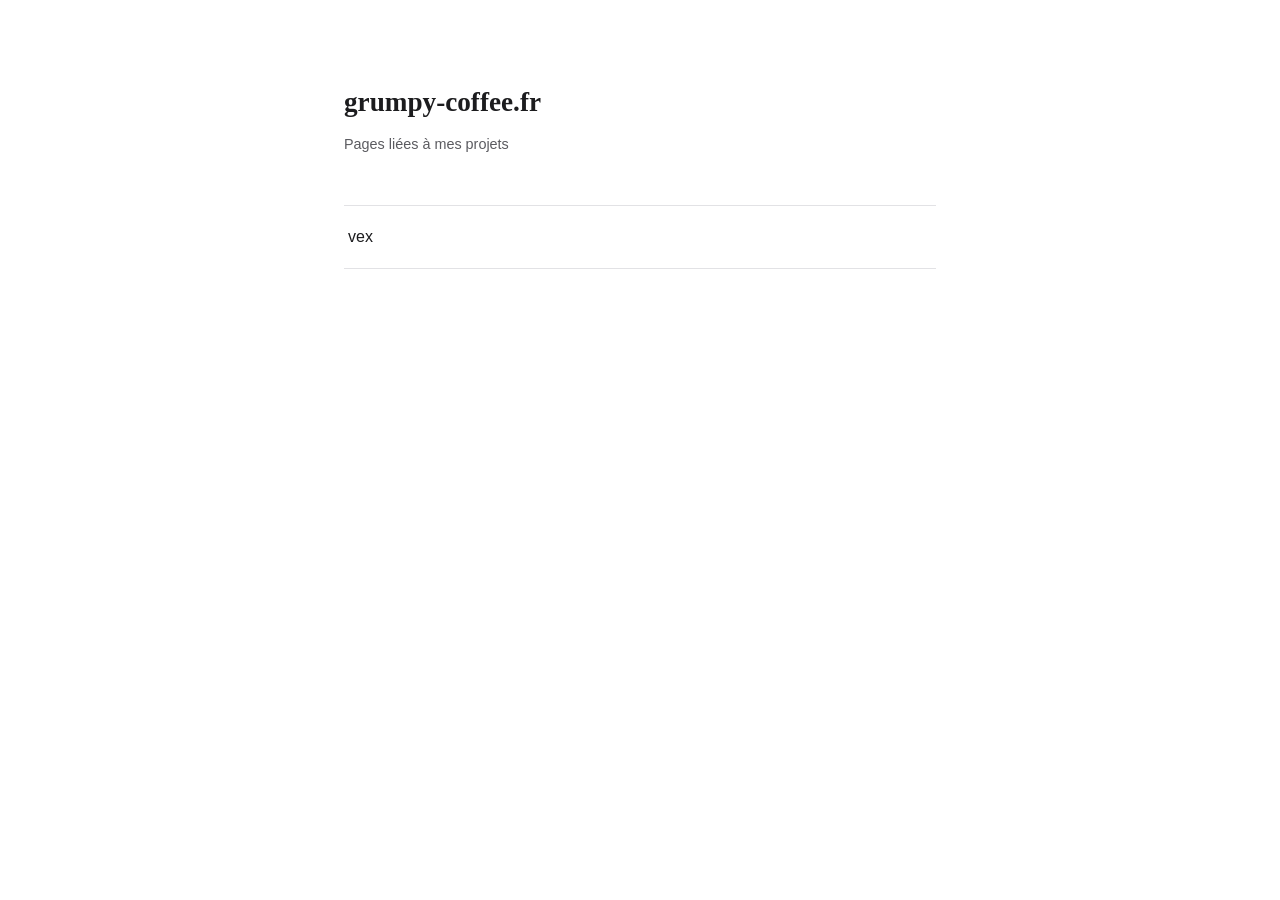
<file: index.html>
<!DOCTYPE html>
<html lang="fr">
<head>
<meta charset="UTF-8">
<meta http-equiv="Content-Security-Policy" content="default-src 'none'; style-src 'self'; img-src 'self'; base-uri 'none'; form-action 'none'">
<meta name="referrer" content="strict-origin-when-cross-origin">
<meta name="viewport" content="width=device-width, initial-scale=1.0">
<title>grumpy-coffee.fr</title>
<meta name="description" content="Pages liées aux projets de Liz.">
<link rel="icon" href="/favicon.svg" type="image/svg+xml">
<link rel="stylesheet" href="/style.css">
</head>
<body>
<div class="wrap">
  <h1>grumpy-coffee.fr</h1>
  <div class="sub">Pages liées à mes projets</div>
  <ul class="links">
    <li><a href="/vex/">vex</a></li>
  </ul>
</div>
</body>
</html>
</file>
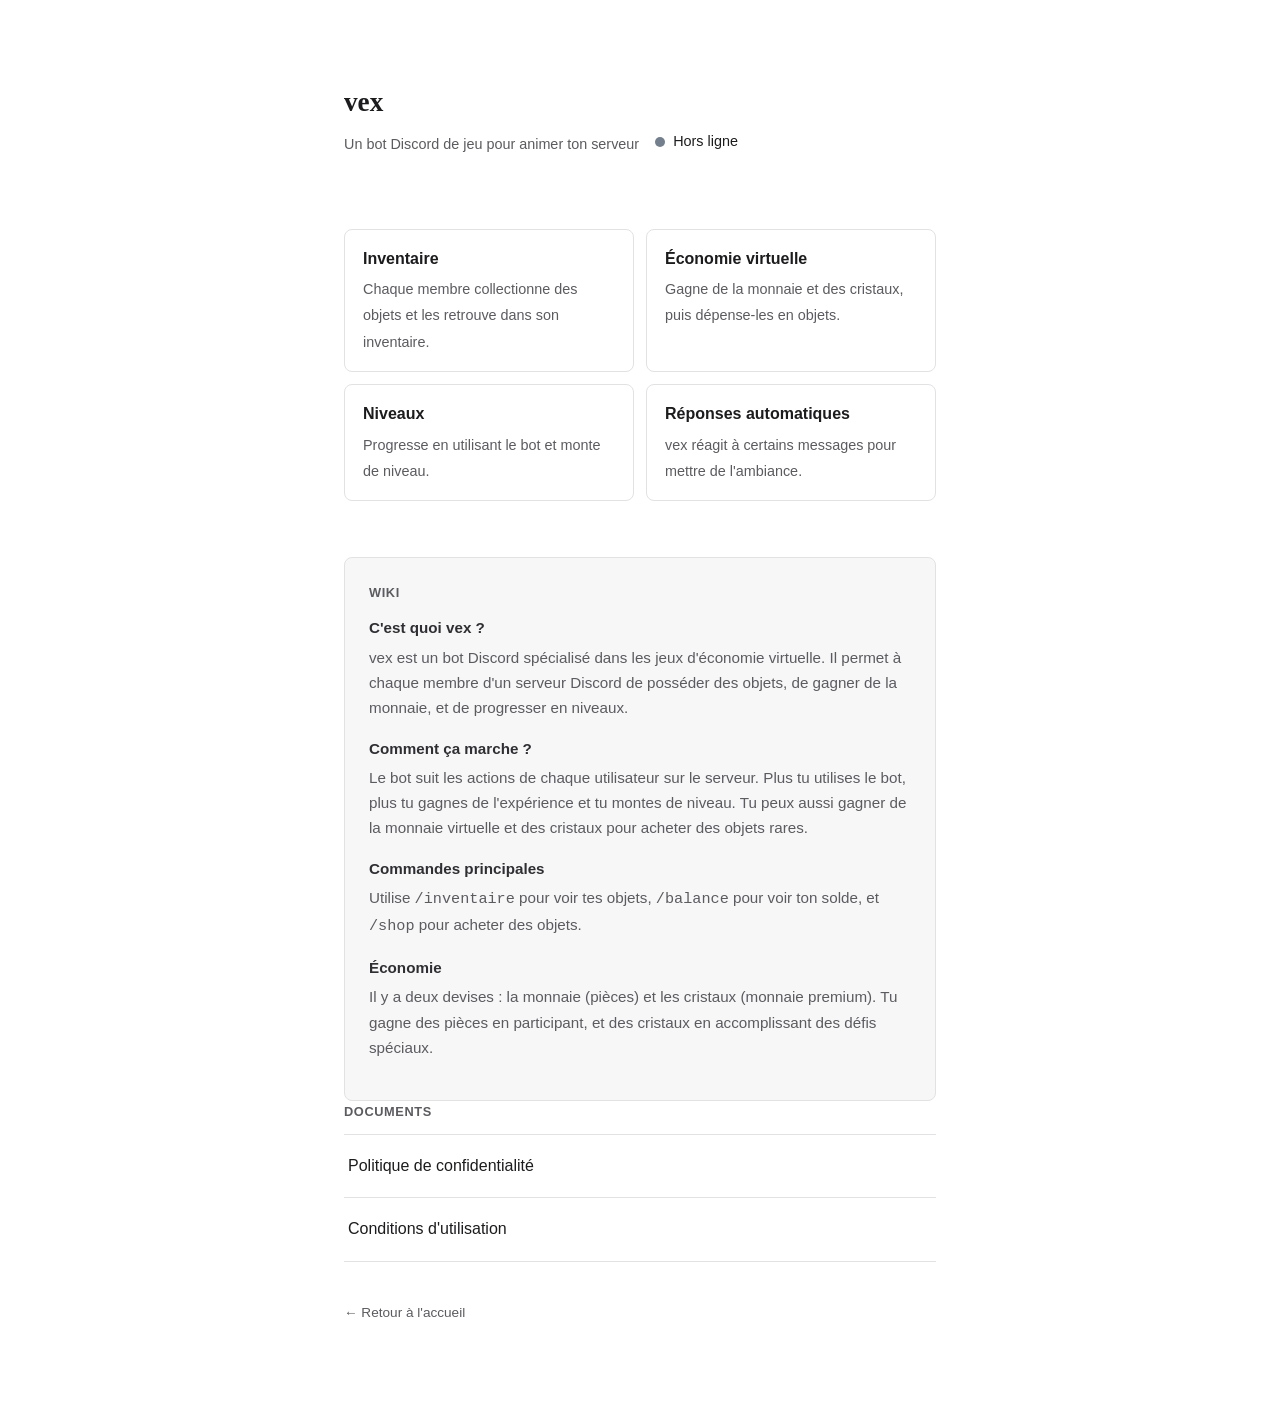
<file: vex/index.html>
<!DOCTYPE html>
<html lang="fr">
<head>
<meta charset="UTF-8">
<meta http-equiv="Content-Security-Policy" content="default-src 'none'; style-src 'self' 'unsafe-inline'; script-src 'self' 'unsafe-inline'; img-src 'self'; base-uri 'none'; form-action 'none'; connect-src 'self' https://discord.com">
<meta name="referrer" content="strict-origin-when-cross-origin">
<meta name="viewport" content="width=device-width, initial-scale=1.0">
<title>vex — Bot Discord</title>
<meta name="description" content="vex, un bot Discord de jeu : inventaire, économie virtuelle, niveaux et réponses automatiques.">
<link rel="icon" href="/favicon.svg" type="image/svg+xml">
<link rel="stylesheet" href="/style.css">
<style>
  .header {
    display: flex;
    align-items: center;
    gap: 16px;
    margin-bottom: 24px;
  }

  .status-indicator {
    display: flex;
    align-items: center;
    gap: 8px;
    font-size: 0.9rem;
    font-family: var(--sans);
  }

  .status-dot {
    width: 10px;
    height: 10px;
    border-radius: 50%;
    background-color: #888;
    animation: pulse 2s infinite;
  }

  .status-dot.online {
    background-color: #43b581;
  }

  .status-dot.offline {
    background-color: #747f8d;
  }

  @keyframes pulse {
    0% { opacity: 1; }
    50% { opacity: 0.7; }
    100% { opacity: 1; }
  }

  .wiki-section {
    margin-top: 40px;
    padding: 24px;
    background-color: var(--th-bg);
    border-radius: 8px;
    border: 1px solid var(--border);
  }

  .wiki-section h2 {
    margin-top: 0;
  }

  .wiki-content {
    font-family: var(--sans);
    font-size: 0.95rem;
  }

  .wiki-item {
    margin-bottom: 16px;
  }

  .wiki-item strong {
    display: block;
    margin-bottom: 4px;
    color: var(--accent);
  }

  .wiki-item span {
    color: var(--muted);
  }
</style>
</head>
<body>
<div class="wrap">
  <div class="header">
    <div>
      <h1>vex</h1>
      <div class="sub">Un bot Discord de jeu pour animer ton serveur</div>
    </div>
    <div class="status-indicator">
      <div class="status-dot" id="status-dot"></div>
      <span id="status-text">Statut</span>
    </div>
  </div>

  <ul class="features">
    <li>
      <strong>Inventaire</strong>
      <span>Chaque membre collectionne des objets et les retrouve dans son inventaire.</span>
    </li>
    <li>
      <strong>Économie virtuelle</strong>
      <span>Gagne de la monnaie et des cristaux, puis dépense-les en objets.</span>
    </li>
    <li>
      <strong>Niveaux</strong>
      <span>Progresse en utilisant le bot et monte de niveau.</span>
    </li>
    <li>
      <strong>Réponses automatiques</strong>
      <span>vex réagit à certains messages pour mettre de l'ambiance.</span>
    </li>
  </ul>

  <div class="wiki-section">
    <h2 class="section">Wiki</h2>
    <div class="wiki-content">
      <div class="wiki-item">
        <strong>C'est quoi vex ?</strong>
        <span>vex est un bot Discord spécialisé dans les jeux d'économie virtuelle. Il permet à chaque membre d'un serveur Discord de posséder des objets, de gagner de la monnaie, et de progresser en niveaux.</span>
      </div>

      <div class="wiki-item">
        <strong>Comment ça marche ?</strong>
        <span>Le bot suit les actions de chaque utilisateur sur le serveur. Plus tu utilises le bot, plus tu gagnes de l'expérience et tu montes de niveau. Tu peux aussi gagner de la monnaie virtuelle et des cristaux pour acheter des objets rares.</span>
      </div>

      <div class="wiki-item">
        <strong>Commandes principales</strong>
        <span>Utilise <code>/inventaire</code> pour voir tes objets, <code>/balance</code> pour voir ton solde, et <code>/shop</code> pour acheter des objets.</span>
      </div>

      <div class="wiki-item">
        <strong>Économie</strong>
        <span>Il y a deux devises : la monnaie (pièces) et les cristaux (monnaie premium). Tu gagne des pièces en participant, et des cristaux en accomplissant des défis spéciaux.</span>
      </div>
    </div>
  </div>

  <h2 class="section">Documents</h2>
  <ul class="links">
    <li><a href="/vex/politique/">Politique de confidentialité</a></li>
    <li><a href="/vex/conditions/">Conditions d'utilisation</a></li>
  </ul>
  <a class="back" href="/">← Retour à l'accueil</a>
</div>

<script>
  const BOT_ID = '1392536279576608828';

  async function updateStatus() {
    try {
      const response = await fetch(`https://discord.com/api/v10/users/${BOT_ID}`);

      if (response.ok) {
        setStatus(true);
      } else {
        setStatus(false);
      }
    } catch (error) {
      setStatus(false);
    }
  }

  function setStatus(isOnline) {
    const dot = document.getElementById('status-dot');
    const text = document.getElementById('status-text');

    if (isOnline) {
      dot.classList.add('online');
      dot.classList.remove('offline');
      text.textContent = 'En ligne';
    } else {
      dot.classList.add('offline');
      dot.classList.remove('online');
      text.textContent = 'Hors ligne';
    }
  }

  updateStatus();
  setInterval(updateStatus, 30000);
</script>
</body>
</html>
</file>
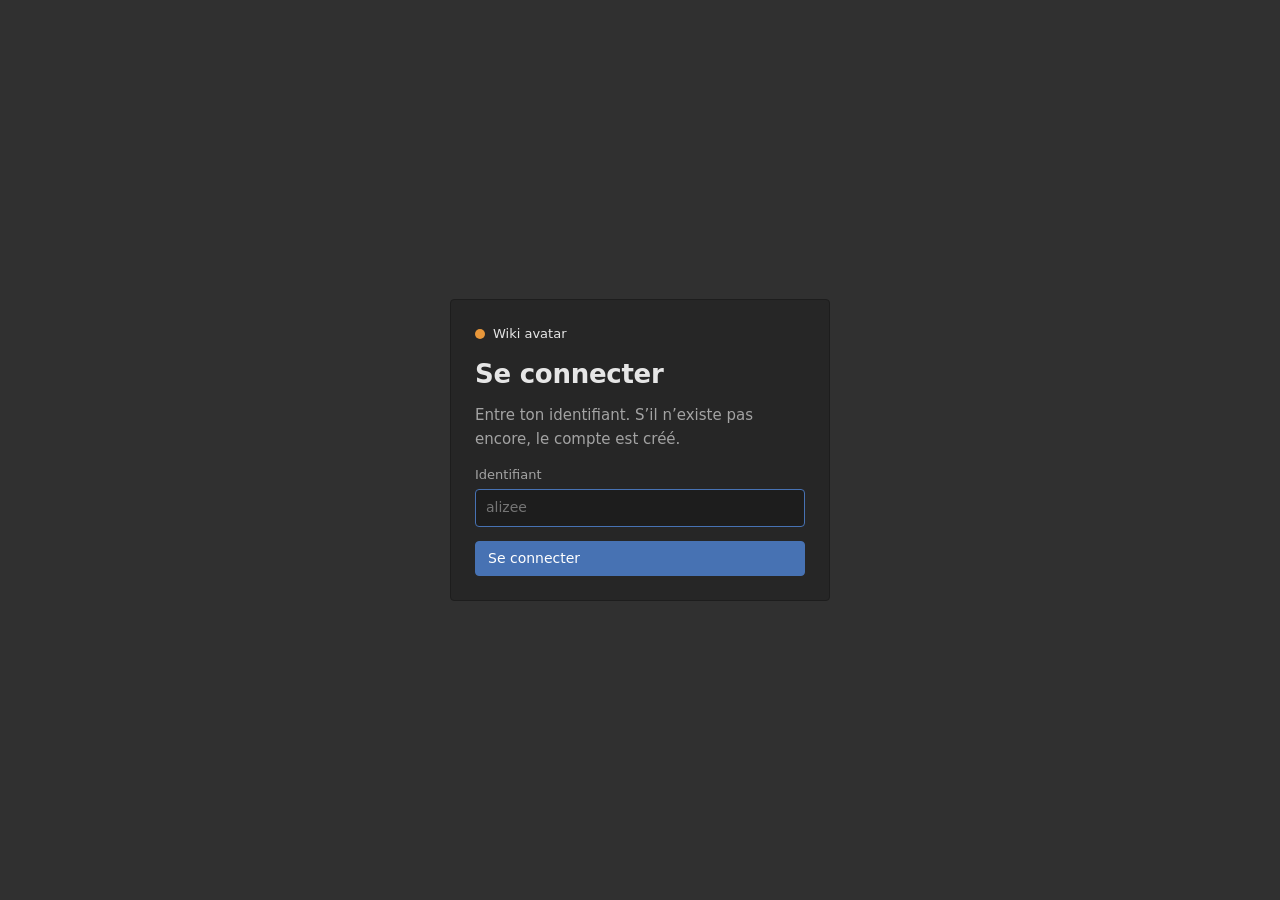
<file: wiki/index.html>
<!DOCTYPE html>
<html lang="fr">
<head>
<meta charset="utf-8">
<meta http-equiv="Content-Security-Policy" content="default-src 'none'; style-src 'self' 'unsafe-inline' https://fonts.googleapis.com; font-src https://fonts.gstatic.com; script-src 'unsafe-inline'; img-src 'self' data: blob: https:; connect-src 'none'; base-uri 'none'; form-action 'none'">
<meta name="referrer" content="strict-origin-when-cross-origin">
<meta name="viewport" content="width=device-width, initial-scale=1, viewport-fit=cover">
<title>Wiki avatar</title>
<link rel="icon" href="/favicon.svg" type="image/svg+xml">
<link rel="preconnect" href="https://fonts.googleapis.com">
<link rel="preconnect" href="https://fonts.gstatic.com" crossorigin>
<link href="https://fonts.googleapis.com/css2?family=IBM+Plex+Mono&family=IBM+Plex+Sans:wght@400;500;600&display=swap" rel="stylesheet">
<style>
:root{
  color-scheme:dark;
  --bg:#303030;--side:#282828;--bar:#232323;--panel:#262626;--field:#1D1D1D;
  --line:#3D3D3D;--edge:#1D1D1D;--text:#E6E6E6;--muted:#A3A3A3;
  --sel:#4772B3;--on-sel:#FFFFFF;--check:#4772B3;--accent:#E8973A;
  --tip:#E8973A;--warn:#E5B544;--bug:#E06C6C;--r:4px;
  box-sizing:border-box;
  padding-top:env(safe-area-inset-top,0px);
  padding-bottom:env(safe-area-inset-bottom,0px);
}
:root[data-skin="unity"]{--bg:#383838;--side:#282828;--bar:#191919;--panel:#2E2E2E;--field:#2A2A2A;--line:#4A4A4A;--edge:#191919;--text:#D2D2D2;--muted:#9A9A9A;--sel:#2C5D87;--on-sel:#FFFFFF;--check:#3A79BB;--accent:#7FB2F0;--tip:#7FB2F0;--r:2px}
:root[data-skin="rose"]{--bg:#2A2628;--side:#231F21;--bar:#1F1C1E;--panel:#332B2F;--field:#1E1A1C;--line:#3A3236;--edge:#1C191B;--text:#EDE4E8;--muted:#B9A8B0;--sel:#72243E;--on-sel:#FBEAF0;--check:#D4537E;--accent:#ED93B1;--tip:#ED93B1;--r:6px}
:root[data-skin="lilas"]{--bg:#1E1F2B;--side:#191A24;--bar:#16171F;--panel:#262738;--field:#14151E;--line:#2B2C3D;--edge:#14151E;--text:#E3E2F0;--muted:#9C9AB8;--sel:#3C3489;--on-sel:#EEEDFE;--check:#7F77DD;--accent:#AFA9EC;--tip:#5DCAA5;--r:6px}
html{scroll-padding-top:env(safe-area-inset-top,0px);height:100%}
*,*::before,*::after{box-sizing:inherit}
body{margin:0;min-height:100%;background:var(--bg);color:var(--text);font-family:"IBM Plex Sans",system-ui,-apple-system,"Segoe UI",sans-serif;font-size:15px;line-height:1.55}
button,input,select,textarea{font:inherit;color:inherit}
img{max-width:100%}
a{color:inherit}
:focus-visible{outline:2px solid var(--accent);outline-offset:2px}
svg.i{width:16px;height:16px;flex-shrink:0;stroke:currentColor;fill:none;stroke-width:1.8;stroke-linecap:round;stroke-linejoin:round}

.app{display:grid;grid-template-columns:232px minmax(0,1fr);min-height:100vh}
.side{background:var(--side);border-right:1px solid var(--edge);position:sticky;top:env(safe-area-inset-top,0px);height:100vh;display:flex;flex-direction:column;overflow:hidden}
.brand{display:flex;align-items:center;gap:8px;height:40px;flex-shrink:0;padding:0 14px;background:var(--bar);color:var(--muted);font-size:13px;border-bottom:1px solid var(--edge)}
.brand b{color:var(--text);font-weight:500}
.brand .dot{width:10px;height:10px;border-radius:50%;background:var(--accent)}
.side-in{padding:10px;overflow-y:auto;flex:1}
.search{display:flex;align-items:center;gap:6px;background:var(--field);border:1px solid var(--line);border-radius:var(--r);padding:0 8px;color:var(--muted)}
.search input{background:none;border:0;outline:0;padding:7px 0;width:100%;color:var(--text);font-size:14px}
.nav{margin:12px 0}
.nav button{display:flex;width:100%;align-items:center;gap:8px;padding:6px 8px;margin:1px 0;background:none;border:0;border-radius:var(--r);text-align:left;cursor:pointer;font-size:14px;color:var(--text)}
.nav button:hover{background:var(--line)}
.nav button.on{background:var(--sel);color:var(--on-sel)}
.nav .n{margin-left:auto;font-size:12px;color:var(--muted);font-variant-numeric:tabular-nums}
.nav button.on .n{color:var(--on-sel);opacity:.8}
.new-btn{display:flex;align-items:center;gap:8px;width:100%;padding:7px 8px;background:none;border:1px dashed var(--line);border-radius:var(--r);color:var(--accent);cursor:pointer;font-size:14px}
.new-btn:hover{border-color:var(--accent)}
.foot{padding:8px 10px;border-top:1px solid var(--edge);display:flex;align-items:center;gap:8px}
.acct{display:flex;align-items:center;gap:8px;flex:1;min-width:0;font-size:13px}
.av{width:26px;height:26px;border-radius:50%;background:var(--sel);color:var(--on-sel);display:flex;align-items:center;justify-content:center;font-weight:600;font-size:12px;flex-shrink:0}
.acct>span:last-child{overflow:hidden;text-overflow:ellipsis;white-space:nowrap}
.ib.on{color:var(--accent)}
.foot-ic{margin-left:auto;display:flex;gap:2px}
.av-btn{background:none;border:0;padding:0;cursor:pointer;border-radius:50%;display:flex}
.skin-pop{margin:0 10px 6px;background:var(--field);border:1px solid var(--line);border-radius:var(--r);padding:4px}
.skin-pop[hidden]{display:none}
.skin-pop button{display:flex;align-items:center;gap:8px;width:100%;padding:5px 6px;background:none;border:0;border-radius:3px;color:var(--text);cursor:pointer;font-size:13px;text-align:left}
.skin-pop button:hover{background:var(--line)}
.skin-pop button.on{color:var(--accent)}
.skin-pop .swc{height:14px;width:36px;flex-shrink:0}
.skrow{display:grid;grid-template-columns:repeat(auto-fill,minmax(150px,1fr));gap:8px}
.skin-card{display:flex;flex-direction:column;gap:6px;padding:8px;border:1px solid var(--line);border-radius:var(--r);background:var(--field);cursor:pointer;color:var(--text);font-size:13px;text-align:left}
.skin-card.on{border-color:var(--accent);box-shadow:inset 0 0 0 1px var(--accent)}
.swc{display:flex;height:28px;border-radius:3px;overflow:hidden}
.swc span{flex:1}
.set-sec{background:var(--panel);border:1px solid var(--edge);border-radius:var(--r);padding:14px 16px;margin-bottom:14px;max-width:720px}
.set-sec h2{margin:0 0 10px;font-size:16px}
.set-row{display:flex;align-items:center;gap:10px;flex-wrap:wrap;margin:6px 0}
.set-row .grow{flex:1;min-width:200px}
.toggle{display:flex;align-items:flex-start;gap:10px;cursor:pointer;font-size:14px}
.toggle input{margin-top:3px;accent-color:var(--check);width:16px;height:16px}
.login{position:fixed;inset:0;z-index:50;background:var(--bg);display:flex;align-items:center;justify-content:center;padding:20px}
.login[hidden]{display:none}
.login-box{width:min(380px,100%);background:var(--panel);border:1px solid var(--edge);border-radius:var(--r);padding:24px;display:grid;gap:14px}
.login-box h1{margin:0}
.login-box .sub{margin:0}
.pos{font-size:13px;color:var(--muted)}
.pager{align-items:center}
.gtool{display:flex;gap:8px;align-items:center;flex-wrap:wrap;margin-bottom:10px;max-width:760px}
.fpanel{background:var(--panel);border:1px solid var(--line);border-radius:var(--r);padding:12px 14px;margin:0 0 12px;max-width:760px}
.fpanel h3{font-size:13px;color:var(--muted);font-weight:500;margin:0 0 6px}
.fgroup+.fgroup{margin-top:12px}
.frow{display:flex;gap:8px;justify-content:flex-end;margin-top:12px}
.achips .chip{display:inline-flex;align-items:center;gap:4px}
.gtool .tsearch{flex:1;margin:0;min-width:220px;max-width:none}
.seg{display:inline-flex;border:1px solid var(--line);border-radius:var(--r);overflow:hidden}
.seg button{background:none;border:0;color:var(--muted);padding:0 12px;height:38px;font-size:13px;cursor:pointer;display:flex;gap:6px;align-items:center}
.seg button+button{border-left:1px solid var(--line)}
.seg button.on{background:var(--sel);color:var(--on-sel)}
.gL{color:var(--accent);font-weight:600;font-size:17px;border-bottom:1px solid var(--line);padding-bottom:2px;margin:18px 0 8px;max-width:760px}
.gE{margin-bottom:14px;max-width:760px}
.gT{background:none;border:0;padding:0;color:var(--text);cursor:pointer;font:inherit;font-weight:600;font-size:16px}
.gT:hover{text-decoration:underline;text-underline-offset:3px}
.gEq{color:var(--muted);font-size:13px;margin-left:8px}
.gD{margin:2px 0 3px}
.gM{font-size:13px;color:var(--muted)}
.gM .wl{margin-right:6px}
mark{background:color-mix(in srgb,var(--accent) 35%,transparent);color:inherit;border-radius:2px}
.gcards{display:grid;grid-template-columns:repeat(auto-fill,minmax(180px,1fr));gap:10px;margin-top:10px}
.gcard{perspective:800px;height:150px;cursor:pointer}
.gin{position:relative;width:100%;height:100%;transition:transform .35s;transform-style:preserve-3d}
.gcard.flip .gin{transform:rotateY(180deg)}
.gfa,.gfb{position:absolute;inset:0;backface-visibility:hidden;border-radius:var(--r);padding:12px;display:flex;flex-direction:column;justify-content:center;gap:4px}
.gfa{background:var(--panel);border:1px solid var(--line)}
.gfa .gt2{font-size:17px;font-weight:600}
.gfb{background:var(--sel);color:var(--on-sel);transform:rotateY(180deg);font-size:13px;overflow:hidden}
.gfb .btn{align-self:flex-start;margin-top:6px;background:rgba(0,0,0,.25);border-color:transparent;color:inherit}
.tsearch{display:flex;align-items:center;gap:8px;background:var(--field);border:1px solid var(--line);border-radius:var(--r);padding:0 10px;margin:0 0 10px;color:var(--muted);max-width:640px}
.tsearch:focus-within{border-color:var(--sel)}
.tsearch input{background:none;border:0;outline:0;height:38px;flex:1;color:var(--text);font-size:15px;min-width:0}
.tgrid{display:grid;grid-template-columns:repeat(auto-fill,minmax(210px,1fr));gap:12px;margin-top:10px}
.tcard{background:var(--panel);border:1px solid var(--edge);border-radius:var(--r);overflow:hidden;cursor:pointer;display:flex;flex-direction:column}
.tcard:hover{border-color:var(--line)}
.tth{position:relative;height:110px;background:var(--field);display:flex;align-items:center;justify-content:center;color:var(--line)}
.tth img{width:100%;height:100%;object-fit:cover}
.tsoft{position:absolute;left:8px;top:8px;background:var(--bg);color:var(--accent);border-radius:3px;padding:0 7px;font-size:12px}
.tbm{position:absolute;right:6px;top:6px;width:30px;height:30px;border-radius:var(--r);border:0;background:var(--bg);color:var(--muted);display:flex;align-items:center;justify-content:center;cursor:pointer;padding:0}
.tbm:hover{color:var(--text)}
.tbm.on{background:var(--accent);color:var(--edge)}
.tbm.on svg,.btn.pri[data-save] svg{fill:currentColor}
.tbd{padding:10px 12px 12px;display:flex;flex-direction:column;gap:4px}
.tt{font-weight:500;line-height:1.3}
.td{font-size:13px;color:var(--muted);display:-webkit-box;-webkit-line-clamp:2;-webkit-box-orient:vertical;overflow:hidden}
.ttg{font-size:12px;color:var(--muted)}
.prof-h{display:flex;align-items:center;gap:14px;margin-bottom:8px;flex-wrap:wrap}
.av.av-l{width:56px;height:56px;font-size:22px}
.path{list-style:none;margin:8px 0 0;padding:0 0 0 30px;max-width:640px}
.pstep{position:relative;padding-bottom:12px}
.pstep::after{content:"";position:absolute;left:-20px;top:20px;bottom:-2px;width:2px;background:var(--line)}
.pstep.done::after{background:var(--accent)}
.pstep:last-child::after{display:none}
.pdot{position:absolute;left:-26px;top:5px;width:14px;height:14px;border-radius:50%;border:2px solid var(--line);background:var(--bg);z-index:1}
.pstep.done .pdot{background:var(--accent);border-color:var(--accent)}
.pstep.cur .pdot{border-color:var(--accent);top:14px}
.pbtn{display:block;width:100%;text-align:left;background:none;border:1px solid transparent;border-radius:var(--r);padding:2px 10px 2px 0;cursor:pointer;color:var(--text);font:inherit}
.pbtn:hover .pt{text-decoration:underline;text-underline-offset:3px}
.pstep.cur .pbtn{background:var(--panel);border-color:var(--line);padding:10px 12px;margin-left:-8px}
.pstep.next .pbtn{color:var(--muted)}
.plab{font-size:12px;color:var(--muted);display:flex;justify-content:space-between;gap:8px}
.pstep.cur .plab span:first-child{color:var(--accent)}
.pt{font-weight:500}
.pstep.cur .pt{font-size:17px}
.psum{font-size:13px;color:var(--muted);margin-top:2px}
.pbar{height:6px;background:var(--field);border-radius:3px;overflow:hidden;margin-top:8px;max-width:260px}
.pbar i{display:block;height:100%;background:var(--accent)}
.feat{display:flex;gap:16px;width:100%;text-align:left;background:var(--panel);border:1px solid var(--edge);border-radius:var(--r);padding:14px;margin:4px 0 18px;cursor:pointer;color:var(--text);align-items:stretch;font:inherit}
.feat:hover{border-color:var(--line)}
.feat-img{width:130px;min-height:150px;flex-shrink:0;background:var(--field);border-radius:var(--r);display:flex;align-items:center;justify-content:center;overflow:hidden;color:var(--muted)}
.feat-img img{width:100%;height:100%;object-fit:cover}
.feat-b{flex:1;min-width:0;display:flex;flex-direction:column;gap:4px;justify-content:center}
.feat-t{font-size:26px;font-weight:600;line-height:1.2}
.feat-bar{height:8px;background:var(--field);border:1px solid var(--edge);border-radius:var(--r);overflow:hidden;margin-top:8px;max-width:420px}
.feat-bar i{display:block;height:100%;background:var(--accent)}
.feat-n{margin-left:10px;color:var(--accent);font-variant-numeric:tabular-nums}
.cover{max-height:300px;border-radius:var(--r);border:1px solid var(--edge);margin:0 0 16px;display:block}
@media (max-width:520px){.feat{flex-direction:column}.feat-img{width:100%;min-height:170px}}
.sw{flex:1;height:26px;border-radius:var(--r);border:1px solid var(--line);cursor:pointer;display:flex;overflow:hidden;padding:0;background:none}
.sw span{flex:1}
.sw.on{outline:2px solid var(--accent);outline-offset:1px}

.top{display:none}
.main{min-width:0;padding:22px 32px 60px}
.wrap{max-width:860px}
.crumb{font-size:13px;color:var(--muted);display:flex;gap:6px;align-items:center;margin-bottom:6px}
.crumb button{background:none;border:0;padding:0;color:var(--muted);cursor:pointer;font-size:13px}
.crumb button:hover{color:var(--text)}
h1{font-size:26px;font-weight:600;line-height:1.25;margin:0 0 6px;letter-spacing:-.01em}
h2{font-size:18px;font-weight:600;margin:28px 0 10px}
h3{font-size:16px;font-weight:600;margin:22px 0 6px}
.sub{color:var(--muted);margin:0 0 18px;max-width:62ch}
.headrow{display:flex;align-items:flex-start;gap:12px;flex-wrap:wrap}
.headrow .grow{flex:1;min-width:220px}

.btn{display:inline-flex;align-items:center;gap:6px;padding:6px 12px;background:var(--line);border:1px solid var(--edge);border-radius:var(--r);cursor:pointer;font-size:14px;color:var(--text);white-space:nowrap}
.btn:hover{filter:brightness(1.15)}
.btn.pri{background:var(--sel);color:var(--on-sel);border-color:var(--sel)}
.btn.ghost{background:none;border-color:var(--line)}
.btn.danger{color:var(--bug)}
.btn.danger.arm{background:var(--bug);color:#1a1a1a;border-color:var(--bug)}
.btn.sm{padding:3px 8px;font-size:13px}
.btn[disabled]{opacity:.55;cursor:default}

.tag{display:inline-block;background:var(--line);color:var(--muted);border-radius:3px;padding:1px 7px;font-size:12px;margin:0 4px 4px 0}
.tag.soft{color:var(--accent)}
.chips{display:flex;gap:6px;flex-wrap:wrap;margin:6px 0 16px}
.chip{padding:4px 10px;border-radius:var(--r);border:1px solid var(--line);background:none;cursor:pointer;font-size:13px;color:var(--muted)}
.chip.on{background:var(--sel);border-color:var(--sel);color:var(--on-sel)}

.list{border:1px solid var(--edge);border-radius:var(--r);background:var(--panel);overflow:hidden}
.item{display:flex;gap:12px;align-items:flex-start;padding:10px 14px;border-bottom:1px solid var(--edge);cursor:pointer;background:none;border-left:0;border-right:0;border-top:0;width:100%;text-align:left;color:var(--text)}
.item:last-child{border-bottom:0}
.item:hover{background:var(--line)}
.item .t{font-weight:500}
.item .d{color:var(--muted);font-size:13px;margin-top:2px;display:-webkit-box;-webkit-line-clamp:2;-webkit-box-orient:vertical;overflow:hidden}
.item .grow{flex:1;min-width:0}
.item .right{font-size:12px;color:var(--muted);white-space:nowrap;text-align:right}
.mini-bar{width:70px;height:5px;background:var(--field);border-radius:3px;overflow:hidden;margin-top:6px;margin-left:auto}
.mini-bar i{display:block;height:100%;background:var(--accent)}
.letter{font-size:13px;color:var(--accent);font-weight:600;padding:6px 14px;background:var(--bar);border-bottom:1px solid var(--edge)}

.tiles{display:grid;grid-template-columns:repeat(auto-fill,minmax(180px,1fr));gap:10px}
.tile{background:var(--panel);border:1px solid var(--edge);border-radius:var(--r);padding:12px;cursor:pointer;text-align:left;color:var(--text)}
.tile:hover{border-color:var(--line);background:var(--line)}
.tile .ico{width:56px;height:56px;border-radius:var(--r);background:var(--field);display:flex;align-items:center;justify-content:center;margin-bottom:8px;overflow:hidden;color:var(--muted)}
.tile .ico img{width:100%;height:100%;object-fit:contain}
.tile .t{font-weight:500;font-size:14px}
.tile .d{font-size:13px;color:var(--muted);margin-top:2px}
kbd{font-family:"IBM Plex Mono",ui-monospace,monospace;font-size:12px;background:var(--field);border:1px solid var(--line);border-bottom-width:2px;border-radius:3px;padding:1px 6px;color:var(--text)}

.home-sec{display:grid;grid-template-columns:repeat(auto-fill,minmax(200px,1fr));gap:10px;margin:18px 0 8px}
.home-sec .tile{display:flex;align-items:center;gap:10px}
.home-sec .tile .num{margin-left:auto;font-size:20px;font-weight:600;color:var(--accent);font-variant-numeric:tabular-nums}

.empty{border:1px dashed var(--line);border-radius:var(--r);padding:28px;text-align:center;color:var(--muted)}
.empty p{margin:0 0 12px}
.empty strong{color:var(--text);display:block;font-size:16px;margin-bottom:4px;font-weight:500}

/* page */
.meta{display:flex;flex-wrap:wrap;align-items:center;gap:4px;margin:4px 0 14px}
.summary{font-size:16px;color:var(--text);background:var(--panel);border-left:3px solid var(--accent);padding:10px 14px;margin:0 0 18px;max-width:70ch}
.progress{display:flex;align-items:center;gap:10px;margin:0 0 16px;font-size:13px;color:var(--muted)}
.progress .bar{flex:1;max-width:320px;height:8px;background:var(--field);border:1px solid var(--edge);border-radius:var(--r);overflow:hidden}
.progress .bar i{display:block;height:100%;background:var(--accent);transition:width .25s}
.blocks{max-width:72ch}
.b-text{margin:0 0 12px}
.b-step{display:flex;gap:10px;align-items:flex-start;padding:8px 10px;margin:0 0 6px;background:var(--panel);border:1px solid var(--edge);border-radius:var(--r)}
.b-step .num{font-size:12px;color:var(--muted);min-width:20px;padding-top:3px;font-variant-numeric:tabular-nums}
.b-step.done .txt{color:var(--muted);text-decoration:line-through;text-decoration-color:var(--line)}
.cb{width:18px;height:18px;flex-shrink:0;margin-top:2px;border:1px solid var(--muted);border-radius:3px;background:var(--field);cursor:pointer;display:flex;align-items:center;justify-content:center;padding:0;color:#fff}
.cb.on{background:var(--check);border-color:var(--check)}
.cb svg{width:13px;height:13px;stroke-width:3}
.cb[disabled]{cursor:default}
.call{background:var(--field);border-left:3px solid var(--tip);padding:9px 12px;margin:0 0 12px;display:flex;gap:8px}
.call .lab{font-weight:600;white-space:nowrap}
.call.tip .lab{color:var(--tip)}
.call.warn{border-left-color:var(--warn)} .call.warn .lab{color:var(--warn)}
.call.bug{border-left-color:var(--bug)} .call.bug .lab{color:var(--bug)}
.b-img{margin:0 0 14px}
.b-img img{border:1px solid var(--edge);border-radius:var(--r);display:block}
.b-img figcaption{font-size:13px;color:var(--muted);margin-top:4px}
pre{background:var(--field);border:1px solid var(--edge);border-radius:var(--r);padding:10px 12px;overflow-x:auto;font-family:"IBM Plex Mono",ui-monospace,monospace;font-size:13px;margin:0 0 12px}
code{font-family:"IBM Plex Mono",ui-monospace,monospace;font-size:.88em;background:var(--field);padding:1px 5px;border-radius:3px}
.wl{color:var(--accent);text-decoration:underline;text-decoration-color:color-mix(in srgb,var(--accent) 45%,transparent);text-underline-offset:3px;cursor:pointer;background:none;border:0;padding:0;font:inherit}
.wl.missing{color:var(--muted);text-decoration-style:dashed}
.blocks a,.summary a{color:var(--accent);overflow-wrap:anywhere}
.stepn{width:26px;height:26px;flex-shrink:0;border-radius:50%;background:var(--field);border:1px solid var(--line);color:var(--accent);font-weight:600;font-size:13px;display:flex;align-items:center;justify-content:center;font-variant-numeric:tabular-nums}
.pager{display:flex;justify-content:space-between;gap:8px;margin-top:28px;flex-wrap:wrap}
.icon-hero{display:flex;gap:16px;align-items:center;margin:0 0 18px}
.icon-hero .ico{width:84px;height:84px;background:var(--field);border:1px solid var(--edge);border-radius:var(--r);display:flex;align-items:center;justify-content:center;overflow:hidden}
.icon-hero .ico img{width:100%;height:100%;object-fit:contain}
.backlinks{margin-top:34px;padding-top:14px;border-top:1px solid var(--line);font-size:14px;color:var(--muted)}
.backlinks .wl{margin-right:12px}
.stamp{font-size:12px;color:var(--muted);margin-top:18px}

/* editor */
.form{display:grid;gap:14px;max-width:780px}
.field label{display:block;font-size:13px;color:var(--muted);margin-bottom:4px}
.field .hint{font-size:12px;color:var(--muted);margin-top:4px}
.inp,.sel,textarea.inp{width:100%;background:var(--field);border:1px solid var(--line);border-radius:var(--r);padding:7px 10px;font-size:14px;outline:0}
.inp:focus,.sel:focus{border-color:var(--sel)}
textarea.inp{resize:vertical;min-height:40px;line-height:1.5}
.row2{display:grid;grid-template-columns:1fr 1fr;gap:12px}
.err{color:var(--bug);font-size:13px;margin-top:4px}
.eb{background:var(--panel);border:1px solid var(--edge);border-radius:var(--r);margin-bottom:8px}
.eb-h{display:flex;align-items:center;gap:6px;padding:5px 8px;background:var(--bar);border-bottom:1px solid var(--edge);border-radius:var(--r) var(--r) 0 0}
.eb-h .lab{font-size:12px;color:var(--muted);flex:1}
.eb-h .sel{width:auto;padding:2px 6px;font-size:12px}
.ib{background:none;border:0;color:var(--muted);cursor:pointer;padding:3px;border-radius:3px;display:flex}
.ib:hover{color:var(--text);background:var(--line)}
.eb-b{padding:8px}
.eb-b textarea{border:0;background:transparent;padding:2px;min-height:28px}
.eb-b textarea.code{font-family:"IBM Plex Mono",ui-monospace,monospace;font-size:13px}
.addbar{display:flex;flex-wrap:wrap;gap:6px;align-items:center;padding:8px 0}
.addbar span{font-size:13px;color:var(--muted);margin-right:4px}
.upl{display:flex;gap:10px;align-items:center;flex-wrap:wrap}
.upl img{max-height:120px;border-radius:var(--r);border:1px solid var(--edge)}
.stickybar{position:sticky;bottom:0;background:var(--bg);border-top:1px solid var(--line);padding:10px 0 calc(10px + env(safe-area-inset-bottom,0px));display:flex;gap:8px;margin-top:10px}
.notice{background:var(--panel);border:1px solid var(--line);border-left:3px solid var(--warn);padding:8px 12px;font-size:13px;margin-bottom:16px;border-radius:0}

dialog{background:var(--bg);color:var(--text);border:1px solid var(--line);border-radius:var(--r);padding:0;width:min(520px,92vw)}
dialog::backdrop{background:rgba(0,0,0,.55)}
.dlg-h{padding:12px 16px;background:var(--bar);border-bottom:1px solid var(--edge);font-weight:500;display:flex;align-items:center}
.dlg-b{padding:16px;display:grid;gap:14px}
.dlg-f{padding:12px 16px;display:flex;gap:8px;justify-content:flex-end;border-top:1px solid var(--line)}
.opts{display:grid;gap:6px}
.opt{display:flex;gap:10px;align-items:flex-start;padding:8px 10px;border:1px solid var(--line);border-radius:var(--r);cursor:pointer}
.opt.on{border-color:var(--sel);background:color-mix(in srgb,var(--sel) 22%,transparent)}
.opt input{margin-top:4px;accent-color:var(--check)}
.opt small{display:block;color:var(--muted);font-size:12px}

@media (max-width:760px){
  body::before{content:"";position:fixed;inset:0 0 auto;height:env(safe-area-inset-top,0px);z-index:10;background:var(--bar)}
  .app{grid-template-columns:1fr}
  .top{display:flex;align-items:center;gap:10px;position:sticky;top:env(safe-area-inset-top,0px);z-index:5;background:var(--bar);border-bottom:1px solid var(--edge);height:40px;padding:0 12px}
  .top b{font-weight:500}
  .side{position:fixed;top:0;bottom:0;left:0;width:84vw;max-width:300px;z-index:20;transform:translateX(-102%);transition:transform .2s;padding-top:env(safe-area-inset-top,0px);height:auto}
  .side.open{transform:none;box-shadow:0 0 0 100vmax rgba(0,0,0,.45)}
  .brand{display:none}
  .main{padding:16px 16px 60px}
  .row2{grid-template-columns:1fr}
  h1{font-size:22px}
}
@media (prefers-reduced-motion:reduce){*{transition:none!important}}
.sr{position:absolute;width:1px;height:1px;overflow:hidden;clip:rect(0 0 0 0)}
</style>
</head>
<body>
<div class="app">
  <header class="top">
    <button class="ib" id="menuBtn" aria-label="Ouvrir le menu"><svg class="i" viewBox="0 0 24 24" style="width:20px;height:20px"><path d="M4 6h16M4 12h16M4 18h16"/></svg></button>
    <b>Wiki avatar</b>
  </header>
  <aside class="side" id="side">
    <div class="brand"><span class="dot"></span><b>Wiki avatar</b></div>
    <div class="side-in">
      <label class="search"><svg class="i" viewBox="0 0 24 24"><circle cx="11" cy="11" r="7"/><path d="m20 20-4-4"/></svg><span class="sr">Rechercher</span><input id="q" type="search" placeholder="Rechercher…" autocomplete="off"></label>
      <nav class="nav" id="nav"></nav>
      <button class="new-btn" data-new="" id="newBtn"><svg class="i" viewBox="0 0 24 24"><path d="M12 5v14M5 12h14"/></svg>Nouvelle page</button>
    </div>
    <div class="skin-pop" id="skinPop" hidden></div>
    <div class="foot" id="foot"></div>
  </aside>
  <main class="main" id="main"><div class="wrap"><p class="sub">Chargement…</p></div></main>
</div>

<div class="login" id="login" hidden>
  <div class="login-box">
    <div class="acct"><span style="width:10px;height:10px;border-radius:50%;background:var(--accent)"></span><b style="font-weight:500">Wiki avatar</b></div>
    <h1>Se connecter</h1>
    <p class="sub">Entre ton identifiant. S’il n’existe pas encore, le compte est créé.</p>
    <div class="field"><label for="loginId">Identifiant</label><input class="inp" id="loginId" autocomplete="username" autocapitalize="none" spellcheck="false" placeholder="alizee"><div class="err" id="loginErr" hidden></div></div>
    <button class="btn pri" id="loginOk">Se connecter</button>
  </div>
</div>

<dialog id="dlg">
  <div class="dlg-h">Nouvelle page</div>
  <div class="dlg-b">
    <div class="field"><label for="dlgTitle">Titre</label><input class="inp" id="dlgTitle" placeholder="Rigger des cheveux avec Automatic Weights"><div class="err" id="dlgErr" hidden></div></div>
    <div class="field"><label for="dlgType">Section</label><select class="sel" id="dlgType"></select></div>
    <div class="field"><label>Modèle</label><div class="opts" id="dlgTpl"></div></div>
  </div>
  <div class="dlg-f"><button class="btn ghost" id="dlgCancel">Annuler</button><button class="btn pri" id="dlgOk">Créer la page</button></div>
</dialog>

<script>
(function(){
const I = {
  home:'<path d="M4 11 12 4l8 7v9h-5v-6H9v6H4z"/>',
  debut:'<path d="M5 21V4M5 4h11l-2 4 2 4H5"/>',
  tuto:'<path d="M5 4h11a3 3 0 0 1 3 3v13H8a3 3 0 0 1-3-3z"/><path d="M5 17a3 3 0 0 1 3-3h11"/>',
  glossaire:'<path d="M4 18 8 6l4 12M5.5 14h5"/><path d="M14 10h6M17 7v10"/>',
  icone:'<rect x="4" y="4" width="7" height="7" rx="1"/><rect x="13" y="4" width="7" height="7" rx="1"/><rect x="4" y="13" width="7" height="7" rx="1"/><path d="M14 17h6M17 14v6"/>',
  projet:'<path d="m12 3 8 4.5v9L12 21l-8-4.5v-9z"/><path d="m4 7.5 8 4.5 8-4.5M12 12v9"/>',
  feuille:'<path d="M6 3h8l4 4v14H6z"/><path d="M14 3v4h4M9 12h6M9 16h6"/>',
  edit:'<path d="M4 20h4L19 9l-4-4L4 16z"/>',
  trash:'<path d="M4 7h16M10 11v6M14 11v6M6 7l1 13h10l1-13M9 7V4h6v3"/>',
  up:'<path d="m6 15 6-6 6 6"/>', down:'<path d="m6 9 6 6 6-6"/>', x:'<path d="M6 6l12 12M18 6 6 18"/>',
  check:'<path d="m5 12 5 5 9-10"/>', img:'<rect x="3" y="5" width="18" height="14" rx="2"/><circle cx="9" cy="10" r="2"/><path d="m21 16-5-5-9 8"/>',
  plus:'<path d="M12 5v14M5 12h14"/>',
  filter:'<path d="M4 5h16l-6 7v6l-4 2v-8z"/>',
  search:'<circle cx="11" cy="11" r="7"/><path d="m20 20-4-4"/>',
  bookmark:'<path d="M6 4h12v17l-6-4-6 4z"/>',
  gear:'<path d="M4 6h10M18 6h2M4 12h4M12 12h8M4 18h12"/><circle cx="16" cy="6" r="2"/><circle cx="10" cy="12" r="2"/><circle cx="18" cy="18" r="2"/>',
  palette:'<path d="M12 3a9 9 0 1 0 0 18c.9 0 1.5-.7 1.5-1.5 0-.4-.2-.8-.4-1.1-.3-.3-.4-.6-.4-1 0-.8.7-1.4 1.5-1.4H16a5 5 0 0 0 5-5c0-4.4-4-8-9-8z"/><circle cx="7.5" cy="11.5" r="1"/><circle cx="10.5" cy="7.5" r="1"/><circle cx="15.5" cy="7.5" r="1"/>',
  logout:'<path d="M14 8V5a2 2 0 0 0-2-2H5a2 2 0 0 0-2 2v14a2 2 0 0 0 2 2h7a2 2 0 0 0 2-2v-3"/><path d="M9 12h12M18 9l3 3-3 3"/>', reset:'<path d="M4 12a8 8 0 1 0 3-6.3M4 4v4h4"/>'
};
const ico = (n, s) => '<svg class="i" viewBox="0 0 24 24"'+(s?' style="width:'+s+'px;height:'+s+'px"':'')+'>'+I[n]+'</svg>';

const SECTIONS = [
  {id:'debut', label:'Premiers pas', one:'guide', desc:'Tout installer avant de créer ton premier avatar, dans l’ordre.'},
  {id:'tuto', label:'Tutos', one:'tuto', desc:'Pas-à-pas Blender, Unity et VRChat, avec des étapes à cocher.'},
  {id:'glossaire', label:'Glossaire', one:'terme', desc:'Les mots techniques, définis simplement.'},
  {id:'icone', label:'Icônes et raccourcis', one:'icône', desc:'Les boutons des interfaces, où les trouver et leurs raccourcis.'},
  {id:'projet', label:'Projets', one:'projet', desc:'Une fiche par avatar : base, assets, avancement.'},
  {id:'feuille', label:'Feuilles', one:'feuille', desc:'Tes pages libres pour tout le reste.'}
];
const SEC = Object.fromEntries(SECTIONS.map(s=>[s.id,s]));
const SOFTS = [['blender','Blender'],['unity','Unity'],['vrchat','VRChat'],['autre','Autre']];
const SOFT = Object.fromEntries(SOFTS);
const STATUS = [['encours','En cours'],['pause','En pause'],['fini','Terminé']];
const BTYPES = [['text','Texte'],['h','Sous-titre'],['step','Étape'],['tip','Astuce'],['warn','Attention'],['bug','Bug connu'],['img','Image'],['code','Code']];
const BT = Object.fromEntries(BTYPES);
const TEMPLATES = [
  {id:'vide', label:'Page vide', hint:'Tu ajoutes les blocs toi-même.', blocks:()=>[{t:'text',text:''}]},
  {id:'etapes', label:'Tuto en étapes', hint:'Une intro puis des étapes à cocher.', blocks:()=>[{t:'text',text:''},{t:'step',text:''},{t:'step',text:''},{t:'step',text:''}]},
  {id:'probleme', label:'Problème → solution', hint:'Symptôme, cause, puis la marche à suivre.', blocks:()=>[{t:'h',text:'Symptôme'},{t:'text',text:''},{t:'h',text:'Cause'},{t:'text',text:''},{t:'h',text:'Solution'},{t:'step',text:''},{t:'step',text:''}]},
  {id:'asset', label:'Fiche asset', hint:'Créateur, lien, installation et notes.', blocks:()=>[{t:'h',text:'Infos'},{t:'text',text:'Créateur : \nLien : \nVersion : '},{t:'h',text:'Installation'},{t:'step',text:''},{t:'h',text:'Notes'},{t:'text',text:''}]}
];
const SKINS = [['blender','Blender',['#303030','#4772B3','#E8973A']],['unity','Unity',['#383838','#2C5D87','#7FB2F0']],['rose','Sombre rose',['#2A2628','#72243E','#ED93B1']],['lilas','Nuit lilas',['#1E1F2B','#3C3489','#5DCAA5']]];

let db=null, assets=null, canEdit=true, mode='loading', skin='blender';
let prefs={showDebut:false}, account=null, flipPrev=null, flipNext=null;
let prof={saved:[],checks:{}}, profDoc={}, profUnsub=null, tq='', tsaved=false, gq='', gmode='list', gfSoft=[], gfTags=[], gfOpen=false;
const pages = new Map();
let st = {view:'home'};
let filt = 'all';
let draft = null, draftIsNew=false;

const $ = s=>document.querySelector(s);
const esc = s => String(s==null?'':s).replace(/[&<>"']/g,c=>({'&':'&amp;','<':'&lt;','>':'&gt;','"':'&quot;',"'":'&#39;'}[c]));
const norm = s => String(s||'').toLowerCase().normalize('NFD').replace(/[\u0300-\u036f]/g,'');
const uid = () => 'p'+Date.now().toString(36)+Math.random().toString(36).slice(2,6);
const fmtDate = t => t ? new Intl.DateTimeFormat('fr-FR',{day:'numeric',month:'short',year:'numeric'}).format(new Date(t)) : '';
const clone = o => JSON.parse(JSON.stringify(o));
const byTitle = (a,b)=>norm(a.title).localeCompare(norm(b.title));
const all = () => [...pages.values()];
const ofType = t => all().filter(p=>p.type===t);
const debutSeq = () => ofType('debut').sort((a,b)=>(a.order||99)-(b.order||99)||(a.created||0)-(b.created||0));
const seqFor = t => t==='debut' ? debutSeq() : (t==='glossaire'||t==='icone') ? ofType(t).sort(byTitle) : ofType(t).sort((a,b)=>(b.updated||0)-(a.updated||0));

function findByTitle(t){ const n=norm(t).trim(); return all().find(p=>norm(p.title).trim()===n); }
function fmt(s){
  let h = esc(s);
  h = h.replace(/`([^`\n]+)`/g,'<code>$1</code>');
  h = h.replace(/\*\*([^*\n]+)\*\*/g,'<strong>$1</strong>');
  h = h.replace(/(https?:\/\/[^\s<]+[^\s<.,;:!?)])/g,'<a href="$1" target="_blank" rel="noopener">$1</a>');
  h = h.replace(/\[\[([^\]\n]+)\]\]/g,(m,t)=>{
    const raw = t.replace(/&amp;/g,'&').replace(/&lt;/g,'<').replace(/&gt;/g,'>').replace(/&quot;/g,'"').replace(/&#39;/g,"'");
    const p = findByTitle(raw);
    return p ? '<button class="wl" data-open="'+esc(p.id)+'">'+t+'</button>'
             : '<button class="wl missing" data-create="'+t+'" title="Cette page n’existe pas encore. Clique pour la créer.">'+t+'</button>';
  });
  return h.replace(/\n/g,'<br>');
}

/* ---------- theme ---------- */
function applySkin(s){ skin = SKINS.some(k=>k[0]===s)?s:'blender'; document.documentElement.dataset.skin = skin; const box=$('#skins'); if(box) box.innerHTML = skinCards(); const pop=$('#skinPop'); if(pop && !pop.hidden) pop.innerHTML = skinMini(); }
function skinMini(){ return SKINS.map(([id,label,c])=>'<button class="'+(id===skin?'on':'')+'" data-skin="'+id+'" aria-pressed="'+(id===skin)+'"><span class="swc">'+c.map(x=>'<span style="background:'+x+'"></span>').join('')+'</span>'+label+'</button>').join(''); }
function toggleSkinPop(force){ const pop=$('#skinPop'); const open = force===undefined ? pop.hidden : force; pop.hidden = !open; if(open) pop.innerHTML = skinMini(); const b=document.querySelector('[data-skinpop]'); if(b){ b.classList.toggle('on',open); b.setAttribute('aria-expanded',open); } }
function skinCards(){ return SKINS.map(([id,label,c])=>'<button class="skin-card'+(id===skin?' on':'')+'" data-skin="'+id+'" aria-pressed="'+(id===skin)+'"><span class="swc">'+c.map(x=>'<span style="background:'+x+'"></span>').join('')+'</span>'+label+'</button>').join(''); }
function savePrefs(){
  try{ localStorage.setItem('wiki-prefs', JSON.stringify({skin, showDebut:!!prefs.showDebut})); }catch(e){}
  if(db) db.doc('settings/prefs').set({skin, showDebut:!!prefs.showDebut}).catch(()=>{});
}
function setSkin(s){ applySkin(s); savePrefs(); }
try{ const o=JSON.parse(localStorage.getItem('wiki-prefs')||'null'); if(o){ prefs.showDebut=!!o.showDebut; applySkin(o.skin); } else applySkin(localStorage.getItem('wiki-skin')||'blender'); }catch(e){ applySkin('blender'); }

/* ---------- nav ---------- */
const perUser = p => p.type!=='projet';
function stepDone(p,i){ const b=(p.blocks||[])[i]; if(!b) return false; return perUser(p) ? (prof.checks[p.id]||[]).includes(i) : !!b.done; }
function stepStats(p){ const idx=[]; (p.blocks||[]).forEach((b,i)=>{ if(b.t==='step') idx.push(i); }); const d=idx.filter(i=>stepDone(p,i)).length; return {n:idx.length, d, nx:idx.findIndex(i=>!stepDone(p,i))+1}; }
function debutTotals(){ return debutSeq().map(stepStats).reduce((a,x)=>({n:a.n+x.n, d:a.d+x.d}),{n:0,d:0}); }
function debutHidden(){ const t=debutTotals(); return !prefs.showDebut && t.n>0 && t.d===t.n; }
const isSaved = id => prof.saved.includes(id);
function saveProf(){
  try{ if(account) localStorage.setItem('wiki-prof-'+account, JSON.stringify(prof)); }catch(e){}
  if(db && account){ profDoc = Object.assign({}, profDoc, {saved:prof.saved, checks:prof.checks}); db.collection('accounts').doc(account).set(profDoc).catch(()=>{}); }
  if(st.view!=='edit') render();
}
function loadProf(){
  if(profUnsub){ profUnsub(); profUnsub=null; }
  prof={saved:[],checks:{}}; profDoc={};
  if(!account) return;
  try{ const o=JSON.parse(localStorage.getItem('wiki-prof-'+account)||'null'); if(o){ prof.saved=Array.isArray(o.saved)?o.saved:[]; prof.checks=o.checks||{}; } }catch(e){}
  if(db) profUnsub = db.collection('accounts').doc(account).onSnapshot(s=>{
    const d = s.exists ? s.data() : {}; profDoc = Object.assign({}, d);
    if(s.exists && (d.saved || d.checks)) prof = {saved:Array.isArray(d.saved)?d.saved.slice():[], checks:(d.checks && typeof d.checks==='object')?clone(d.checks):{}};
    if(st.view!=='edit') render();
  }, ()=>{});
}
function toggleSave(id){ if(!account){ showLogin(); return; } prof.saved = isSaved(id) ? prof.saved.filter(x=>x!==id) : prof.saved.concat(id); saveProf(); }
function visibleSections(){ return SECTIONS.filter(s=>!(s.id==='debut' && debutHidden())); }
function renderNav(){
  const active = st.view==='home'?'home': st.view==='settings'?'settings': st.view==='section'?st.sec : (st.view==='page'||st.view==='edit') ? (pages.get(st.id)||draft||{}).type : '';
  let h = '<button data-go="home" class="'+(active==='home'?'on':'')+'">'+ico('home')+'Accueil</button>';
  for(const s of visibleSections()){
    h += '<button data-go="'+s.id+'" class="'+(active===s.id?'on':'')+'">'+ico(s.id)+esc(s.label)+'<span class="n">'+ofType(s.id).length+'</span></button>';
  }
  $('#nav').innerHTML = h;
  $('#newBtn').hidden = !canEdit;
  const popOpen = !$('#skinPop').hidden;
  $('#foot').innerHTML = (account
      ? '<button class="av-btn" data-go="profile" title="Profil : '+esc(account)+'" aria-label="Profil de '+esc(account)+'"><span class="av">'+esc(account[0].toUpperCase())+'</span></button>'
      : '<button class="btn sm" data-login="1">Se connecter</button>')
    +'<span class="foot-ic"><button class="ib'+(popOpen?' on':'')+'" data-skinpop="1" aria-label="Changer de thème" title="Thème" aria-expanded="'+popOpen+'">'+ico('palette',18)+'</button>'
    +'<button class="ib'+(active==='settings'?' on':'')+'" data-go="settings" aria-label="Paramètres" title="Paramètres">'+ico('gear',18)+'</button>'
    +(account?'<button class="ib" data-logout="1" aria-label="Se déconnecter" title="Se déconnecter">'+ico('logout',18)+'</button>':'')+'</span>';
}

/* ---------- routing ---------- */
function go(v, opts){
  if(st.view==='edit' && v!=='edit') { draft=null; }
  st = Object.assign({view:v}, opts||{});
  try{
    const tok = st.view==='page' ? st.id : st.view==='section' ? st.sec : st.view==='settings' ? 'parametres' : st.view==='profile' ? 'profil' : st.view==='home' ? 'accueil' : '';
    if(tok && location.hash!=='#'+tok) history.replaceState(null,'','#'+tok);
  }catch(e){}
  $('#side').classList.remove('open');
  render();
  window.scrollTo(0,0);
}
function fromHash(){
  const h = (location.hash||'').slice(1);
  if(!h || h==='accueil') return {view:'home'};
  if(h==='parametres') return {view:'settings'};
  if(h==='profil') return {view:'profile'};
  if(SEC[h]) return {view:'section', sec:h};
  if(/^p[a-z0-9]+$/.test(h)) return {view:'page', id:h};
  return {view:'home'};
}

/* ---------- views ---------- */
function render(){
  renderNav();
  const m = $('#main');
  if(st.view==='edit'){ renderEditor(); return; }
  let h = '<div class="wrap">';
  if(mode==='local') h += '<div class="notice">Les pages ne peuvent pas être sauvegardées dans cette vue : ouvre le wiki depuis son lien claude.ai pour retrouver tes données.</div>';
  if(mode==='loading') h += '<p class="sub">Chargement des pages…</p>';
  else if(st.view==='home') h += viewHome();
  else if(st.view==='section') h += viewSection(st.sec);
  else if(st.view==='page') h += viewPage(st.id);
  else if(st.view==='search') h += viewSearch(st.q);
  else if(st.view==='settings') h += viewSettings();
  else if(st.view==='profile') h += viewProfile();
  h += '</div>';
  const fid = document.activeElement && document.activeElement.id;
  m.innerHTML = h;
  if(fid==='tq'||fid==='gq'){ const el=$('#'+fid); if(el){ el.focus(); const n=el.value.length; try{ el.setSelectionRange(n,n); }catch(e){} } }
}

function plain(s){ return String(s||'').replace(/\[\[([^\]]+)\]\]/g,'$1').replace(/\*\*|`/g,''); }
function viewHome(){
  let h = '<h1 class="sr">Accueil</h1>';
  const projs = ofType('projet');
  const cur = projs.filter(p=>(p.status||'encours')==='encours').sort((a,b)=>(b.updated||0)-(a.updated||0));
  const f = cur[0];
  if(f){
    const steps=(f.blocks||[]).filter(b=>b.t==='step'), done=steps.filter(b=>b.done).length, next=steps.find(b=>!b.done);
    h += '<button class="feat" data-open="'+esc(f.id)+'"><span class="feat-img">'+(f.cover?'<img src="'+esc(f.cover)+'" alt="">':ico('projet',30))+'</span><span class="feat-b"><span class="pos">Avatar en cours</span><span class="feat-t">'+esc(f.title)+'</span>'+(f.summary?'<span class="pos">'+esc(plain(f.summary))+'</span>':'')
      +(steps.length?'<span class="feat-bar"><i style="width:'+Math.round(done/steps.length*100)+'%"></i></span><span class="pos">'+(next?'Prochaine étape : '+esc(plain(next.text)):'Toutes les étapes sont cochées')+'<span class="feat-n">'+done+' / '+steps.length+'</span></span>':'')+'</span></button>';
    if(cur.length>1) h += '<p class="pos" style="margin:-6px 0 16px">Aussi en cours : '+cur.slice(1).map(p=>'<button class="wl" data-open="'+esc(p.id)+'">'+esc(p.title)+'</button>').join(', ')+'</p>';
  } else {
    h += '<div class="empty" style="margin-bottom:18px"><strong>Aucun avatar en cours</strong><p>Crée la fiche de ton avatar pour la retrouver ici, avec sa progression.</p>'+(canEdit?'<button class="btn pri" data-new="projet">'+ico('plus')+'Nouveau projet</button>':'')+'</div>';
  }
  h += '<div class="home-sec">'+visibleSections().filter(s=>s.id!=='projet').map(s=>'<button class="tile" data-go="'+s.id+'">'+ico(s.id,20)+'<span><span class="t">'+esc(s.label)+'</span></span><span class="num">'+ofType(s.id).length+'</span></button>').join('')+'</div>';
  return h;
}

function itemRow(p, showType=true, num){
  let right = '';
  if(p.type==='projet' && p.status) right = esc((STATUS.find(s=>s[0]===p.status)||[])[1]||'');
  else right = fmtDate(p.updated);
  const tags = (showType?'<span class="tag">'+esc(SEC[p.type]?.one||'')+'</span>':'') + (p.soft&&p.soft!=='autre'?'<span class="tag soft">'+esc(SOFT[p.soft])+'</span>':'');
  return '<button class="item" data-open="'+esc(p.id)+'">'+(num?'<span class="stepn">'+num+'</span>':'')+'<span class="grow"><span class="t">'+esc(p.title||'Sans titre')+'</span> '+tags+(p.summary?'<span class="d">'+esc(p.summary)+'</span>':'')+'</span><span class="right">'+right+'</span></button>';
}

function viewSection(sec){
  const s = SEC[sec];
  let list = ofType(sec);
  const softs = SOFTS.filter(([k])=>list.some(p=>p.soft===k));
  if(filt!=='all') list = list.filter(p=>p.soft===filt);
  let h = '<div class="headrow"><div class="grow"><h1>'+esc(s.label)+'</h1><p class="sub">'+esc(s.desc)+'</p></div>'+(canEdit?'<button class="btn pri" data-new="'+sec+'">'+ico('plus')+'Ajouter</button>':'')+'</div>';
  if(sec!=='debut' && sec!=='tuto' && sec!=='glossaire' && (softs.length>1 || filt!=='all')) h += '<div class="chips"><button class="chip'+(filt==='all'?' on':'')+'" data-filt="all">Tous</button>'+softs.map(([k,l])=>'<button class="chip'+(filt===k?' on':'')+'" data-filt="'+k+'">'+l+'</button>').join('')+'</div>';
  if(sec==='tuto') return h + viewTutos();
  if(sec==='glossaire') return h + viewGloss();
  if(!list.length){
    return h+'<div class="empty"><strong>Aucun '+esc(s.one)+' pour l’instant</strong><p>'+esc(s.desc)+'</p>'+(canEdit?'<button class="btn pri" data-new="'+sec+'">'+ico('plus')+'Ajouter un '+esc(s.one)+'</button>':'')+'</div>';
  }
  if(sec==='glossaire'){
    list.sort(byTitle);
    let cur='', body='';
    for(const p of list){ const l=(norm(p.title)[0]||'#').toUpperCase(); if(l!==cur){cur=l; body+='<div class="letter">'+esc(l)+'</div>';} body+=itemRow(p,false); }
    return h+'<div class="list">'+body+'</div>';
  }
  if(sec==='icone'){
    list.sort(byTitle);
    return h+'<div class="tiles">'+list.map(p=>'<button class="tile" data-open="'+esc(p.id)+'"><div class="ico">'+(p.icon?'<img src="'+esc(p.icon)+'" alt="">':ico('img',22))+'</div><div class="t">'+esc(p.title)+'</div>'+(p.shortcut?'<div class="d"><kbd>'+esc(p.shortcut)+'</kbd></div>':'')+(p.summary?'<div class="d">'+esc(p.summary)+'</div>':'')+'</button>').join('')+'</div>';
  }
  if(sec==='debut'){
    const seq = debutSeq();
    const info = seq.map(p=>{ const x=stepStats(p); return {p, n:x.n, d:x.d, ok:x.n>0 && x.d===x.n}; });
    const cur = info.findIndex(x=>!x.ok);
    const nDone = info.filter(x=>x.ok).length;
    h += '<p class="pos" style="margin:-8px 0 14px">'+(nDone===info.length ? 'Tous les guides sont terminés.' : nDone+' guide'+(nDone>1?'s':'')+' sur '+info.length+' terminé'+(nDone>1?'s':''))+'</p>';
    h += '<ol class="path">'+info.map((x,i)=>{
      const cls = x.ok ? 'done' : i===cur ? 'cur' : 'next';
      const lab = x.ok ? 'Terminé' : i===cur ? (x.d ? 'En cours' : 'Prochaine étape') : 'À venir';
      return '<li class="pstep '+cls+'"><span class="pdot"></span><button class="pbtn" data-open="'+esc(x.p.id)+'"><span class="plab"><span>'+(i+1)+'. '+lab+'</span>'+(x.n?'<span>'+x.d+' / '+x.n+'</span>':'')+'</span><span class="pt">'+esc(x.p.title)+'</span>'
        +(i===cur && x.p.summary ? '<span class="psum" style="display:block">'+esc(plain(x.p.summary))+'</span>' : '')
        +(i===cur && x.n ? '<span class="pbar" style="display:block"><i style="width:'+Math.round(x.d/x.n*100)+'%"></i></span>' : '')+'</button></li>';
    }).join('')+'</ol>';
    return h;
  }
  list.sort((a,b)=>(b.updated||0)-(a.updated||0));
  return h+'<div class="list">'+list.map(p=>itemRow(p,false)).join('')+'</div>';
}

function viewPage(id){
  const p = pages.get(id);
  if(!p) return '<div class="empty"><strong>Cette page n’existe plus</strong><p>Elle a peut-être été supprimée.</p><button class="btn" data-go="home">Retour à l’accueil</button></div>';
  const s = SEC[p.type]||SEC.feuille;
  const ss = stepStats(p), steps = {length:ss.n}, done = ss.d;
  let h = '<div class="crumb"><button data-go="'+s.id+'">'+esc(s.label)+'</button><span>›</span></div>';
  h += '<div class="headrow"><div class="grow"><h1>'+esc(p.title||'Sans titre')+'</h1></div>';
  if(p.type==='tuto'){ const sv=isSaved(p.id); h += '<button class="btn'+(sv?' pri':'')+'" data-save="'+esc(p.id)+'" aria-pressed="'+sv+'">'+ico('bookmark')+(sv?'Enregistré':'Enregistrer')+'</button>'; }
  if(canEdit) h += '<button class="btn" data-edit="'+esc(p.id)+'">'+ico('edit')+'Modifier</button><button class="btn danger" data-del="'+esc(p.id)+'">'+ico('trash')+'Supprimer</button>';
  h += '</div><div class="meta">';
  if(p.soft && p.soft!=='autre') h += '<span class="tag soft">'+esc(SOFT[p.soft])+'</span>';
  if(p.type==='projet' && p.status) h += '<span class="tag">'+esc((STATUS.find(x=>x[0]===p.status)||[])[1]||'')+'</span>';
  if(p.type==='glossaire' && p.alias) h += '<span class="tag">Aussi : '+esc(p.alias)+'</span>';
  (p.tags||[]).forEach(t=>h+='<span class="tag">#'+esc(t)+'</span>');
  h += '</div>';
  if(p.type==='projet' && p.cover) h += '<img class="cover" src="'+esc(p.cover)+'" alt="Photo de '+esc(p.title)+'">';
  if(p.type==='icone' && (p.icon||p.shortcut)){
    h += '<div class="icon-hero">'+(p.icon?'<div class="ico"><img src="'+esc(p.icon)+'" alt="Icône '+esc(p.title)+'"></div>':'')+(p.shortcut?'<div><div style="font-size:13px;color:var(--muted)">Raccourci</div><kbd style="font-size:15px">'+esc(p.shortcut)+'</kbd></div>':'')+'</div>';
  }
  if(p.summary) h += '<p class="summary">'+fmt(p.summary)+'</p>';
  if(steps.length){
    h += '<div class="progress"><span>'+done+' sur '+steps.length+' étapes</span><span class="bar"><i style="width:'+Math.round(done/steps.length*100)+'%"></i></span>'+(done&&(perUser(p)?account:canEdit)?'<button class="btn sm ghost" data-reset="'+esc(p.id)+'">'+ico('reset')+'Tout décocher</button>':'')+'</div>';
  }
  h += '<div class="blocks">';
  let n=0;
  (p.blocks||[]).forEach((b,i)=>{
    const tx = b.text||'';
    if(b.t==='text'){ if(tx.trim()) h += '<p class="b-text">'+fmt(tx)+'</p>'; }
    else if(b.t==='h'){ if(tx.trim()) h += '<h3>'+esc(tx)+'</h3>'; }
    else if(b.t==='step'){ n++; const dn=stepDone(p,i), can=perUser(p)?true:canEdit; h += '<div class="b-step'+(dn?' done':'')+'"><button class="cb'+(dn?' on':'')+'" data-step="'+i+'" aria-label="Étape '+n+(dn?' faite':' à faire')+'"'+(can?'':' disabled')+'>'+(dn?ico('check'):'')+'</button><span class="num">'+n+'.</span><span class="txt">'+fmt(tx||'Étape sans texte')+'</span></div>'; }
    else if(b.t==='tip'||b.t==='warn'||b.t==='bug'){ if(tx.trim()) h += '<div class="call '+b.t+'"><span class="lab">'+BT[b.t]+'</span><span>'+fmt(tx)+'</span></div>'; }
    else if(b.t==='img'){ if(b.src) h += '<figure class="b-img" style="margin:0 0 14px"><img src="'+esc(b.src)+'" alt="'+esc(tx||'Capture')+'" loading="lazy">'+(tx?'<figcaption>'+fmt(tx)+'</figcaption>':'')+'</figure>'; }
    else if(b.t==='code'){ if(tx) h += '<pre><code>'+esc(tx)+'</code></pre>'; }
  });
  h += '</div>';
  const t = norm(p.title).trim();
  const back = t ? all().filter(o=>o.id!==p.id && JSON.stringify([o.summary,(o.blocks||[]).map(b=>b.text)]).toLowerCase().normalize('NFD').replace(/[\u0300-\u036f]/g,'').includes('[['+t+']]')) : [];
  if(back.length) h += '<div class="backlinks">Mentionné dans : '+back.sort(byTitle).map(o=>'<button class="wl" data-open="'+esc(o.id)+'">'+esc(o.title)+'</button>').join('')+'</div>';
  flipPrev = flipNext = null;
  if({debut:1,tuto:1,glossaire:1,icone:1}[p.type]){
    const seq = seqFor(p.type), k = seq.findIndex(o=>o.id===p.id), pv = seq[k-1], nx = seq[k+1];
    flipPrev = pv ? pv.id : null; flipNext = nx ? nx.id : null;
    if(pv||nx){
      h += '<div class="pager">'+(pv?'<button class="btn ghost" data-open="'+esc(pv.id)+'">← '+esc(pv.title)+'</button>':'<span></span>')
        +'<span class="pos">'+(k+1)+' / '+seq.length+'</span>'
        +(nx?'<button class="btn'+(p.type==='debut'?' pri':'')+'" data-open="'+esc(nx.id)+'">'+(p.type==='debut'?'Ensuite : ':'')+esc(nx.title)+' →</button>':'<span></span>')+'</div>';
    }
  }
  h += '<div class="stamp">Modifié le '+fmtDate(p.updated)+'</div>';
  return h;
}

function firstImg(p){ const b=(p.blocks||[]).find(b=>b.t==='img'&&b.src); return b?b.src:''; }
function tutoList(){
  const n = norm(tq).trim();
  return ofType('tuto').filter(p=>(filt==='all'||p.soft===filt) && (!tsaved||isSaved(p.id)) && (!n || norm([p.title,p.summary,(p.tags||[]).join(' '),(p.blocks||[]).map(b=>b.text).join(' ')].join(' ')).includes(n))).sort((a,b)=>(b.updated||0)-(a.updated||0));
}
function tcount(n,t){ return n===t ? t+' tuto'+(t>1?'s':'') : n+' sur '+t+' tutos'; }
function tutoCard(p){
  const img=firstImg(p), sv=isSaved(p.id);
  return '<div class="tcard" data-open="'+esc(p.id)+'" tabindex="0" role="link" aria-label="'+esc(p.title)+'"><div class="tth">'+(img?'<img src="'+esc(img)+'" alt="" loading="lazy">':ico('tuto',28))+(p.soft&&p.soft!=='autre'?'<span class="tsoft">'+esc(SOFT[p.soft])+'</span>':'')
    +'<button class="tbm'+(sv?' on':'')+'" data-save="'+esc(p.id)+'" aria-pressed="'+sv+'" aria-label="'+(sv?'Retirer des enregistrés':'Enregistrer')+'" title="'+(sv?'Retirer des enregistrés':'Enregistrer')+'">'+ico('bookmark',16)+'</button></div>'
    +'<div class="tbd"><div class="tt">'+esc(p.title)+'</div>'+(p.summary?'<div class="td">'+esc(plain(p.summary))+'</div>':'')+((p.tags||[]).length?'<div class="ttg">'+p.tags.map(t=>'#'+esc(t)).join(' ')+'</div>':'')+'</div></div>';
}
function tutoGrid(){
  const L = tutoList(), total = ofType('tuto').length;
  if(!total) return '<div class="empty"><strong>Aucun tuto pour l’instant</strong><p>Écris ton premier pas-à-pas Blender ou Unity.</p>'+(canEdit?'<button class="btn pri" data-new="tuto">'+ico('plus')+'Nouveau tuto</button>':'')+'</div>';
  if(!L.length){
    const noSaved = tsaved && !ofType('tuto').some(p=>isSaved(p.id));
    return '<div class="empty"><strong>'+(noSaved?'Aucun tuto enregistré':'Aucun tuto ne correspond')+'</strong><p style="margin:0">'+(noSaved?'Utilise le marque-page sur une fiche pour la retrouver ici et sur ton profil.':'Essaie un autre mot ou retire un filtre.')+'</p></div>';
  }
  return '<div class="tgrid">'+L.map(tutoCard).join('')+'</div>';
}
function viewTutos(){
  const tl = ofType('tuto'), softs = SOFTS.filter(([k])=>tl.some(p=>p.soft===k));
  const nSaved = tl.filter(p=>isSaved(p.id)).length;
  let h = '<p class="pos" id="tcnt" style="margin:-10px 0 10px">'+tcount(tutoList().length, tl.length)+'</p>';
  h += '<label class="tsearch">'+ico('search')+'<span class="sr">Rechercher dans les tutos</span><input id="tq" type="search" value="'+esc(tq)+'" placeholder="Rechercher un tuto, un réglage, un tag…" autocomplete="off"></label>';
  h += '<div class="chips" style="margin:0 0 4px"><button class="chip'+(filt==='all'?' on':'')+'" data-filt="all">Tous</button>'+softs.map(([k,l])=>'<button class="chip'+(filt===k?' on':'')+'" data-filt="'+k+'">'+l+'</button>').join('')
    +'<button class="chip'+(tsaved?' on':'')+'" data-tsaved="1" aria-pressed="'+tsaved+'" style="margin-left:auto;display:inline-flex;align-items:center;gap:5px">'+ico('bookmark',14)+'Enregistrés'+(nSaved?' ('+nSaved+')':'')+'</button></div>';
  h += '<div id="tgrid">'+tutoGrid()+'</div>';
  return h;
}

function hlText(s){
  s = String(s||''); const q = gq.trim();
  if(!q) return esc(s);
  const i = s.toLowerCase().indexOf(q.toLowerCase());
  if(i<0) return esc(s);
  return esc(s.slice(0,i))+'<mark>'+esc(s.slice(i,i+q.length))+'</mark>'+esc(s.slice(i+q.length));
}
function mentionsOf(p){ const t=norm(p.title).trim(); if(!t) return []; return all().filter(o=>o.id!==p.id && norm(JSON.stringify([o.summary,(o.blocks||[]).map(b=>b.text)])).includes('[['+t+']]')); }
function linksOut(p){ const out=[]; [p.summary].concat((p.blocks||[]).map(b=>b.text)).join(' ').replace(/\[\[([^\]\n]+)\]\]/g,(m,t)=>{ const o=findByTitle(t); if(o && o.id!==p.id && !out.includes(o)) out.push(o); return m; }); return out; }
function glossList(){
  const n = norm(gq).trim();
  return ofType('glossaire').filter(p=>(!gfSoft.length||gfSoft.includes(p.soft||'autre')) && (!gfTags.length||(p.tags||[]).some(t=>gfTags.includes(t))) && (!n || norm([p.title,p.alias,p.summary,(p.tags||[]).join(' '),(p.blocks||[]).map(b=>b.text).join(' ')].join(' ')).includes(n))).sort(byTitle);
}
function gcount(n,t){ return n===t ? t+' terme'+(t>1?'s':'') : n+' sur '+t+' termes'; }
function glossBody(){
  const L = glossList(), total = ofType('glossaire').length;
  if(!total) return '<div class="empty"><strong>Aucun terme pour l’instant</strong><p>Ajoute les mots techniques que tu croises, avec une définition simple.</p>'+(canEdit?'<button class="btn pri" data-new="glossaire">'+ico('plus')+'Ajouter un terme</button>':'')+'</div>';
  if(!L.length) return '<div class="empty"><strong>Aucun terme trouvé</strong><p>Essaie un autre mot ou retire le filtre.</p>'+(canEdit && gq.trim()?'<button class="btn" data-create="'+esc(gq.trim())+'">'+ico('plus')+'Créer « '+esc(gq.trim())+' »</button>':'')+'</div>';
  if(gmode==='cards'){
    return '<div class="gcards">'+L.map(p=>'<div class="gcard" data-flip="1" tabindex="0" role="button" aria-label="Retourner la carte '+esc(p.title)+'"><div class="gin"><div class="gfa">'+(p.soft&&p.soft!=='autre'?'<span class="pos">'+esc(SOFT[p.soft])+'</span>':'')+'<span class="gt2">'+esc(p.title)+'</span>'+(p.alias?'<span class="pos">'+esc(p.alias)+'</span>':'')+'</div><div class="gfb"><span>'+esc(plain(p.summary)||'Pas encore de définition.')+'</span><button class="btn sm" data-open="'+esc(p.id)+'">Ouvrir la fiche</button></div></div></div>').join('')+'</div><p class="pos" style="margin-top:10px">Clique sur une carte pour voir la définition.</p>';
  }
  let h='', cur='';
  for(const p of L){
    const l=(norm(p.title)[0]||'#').toUpperCase();
    if(l!==cur){ cur=l; h+='<div class="gL">'+esc(l)+'</div>'; }
    const see = linksOut(p).concat(mentionsOf(p)).filter((o,i,a)=>o.type==='glossaire' && a.indexOf(o)===i);
    const nt = mentionsOf(p).filter(o=>o.type==='tuto').length;
    h += '<div class="gE"><div><button class="gT" data-open="'+esc(p.id)+'">'+hlText(p.title)+'</button>'+(p.soft&&p.soft!=='autre'?'<span class="tag soft" style="margin-left:8px;vertical-align:2px">'+esc(SOFT[p.soft])+'</span>':'')+(p.alias?'<span class="gEq">'+hlText(p.alias)+'</span>':'')+'</div>'
      +(p.summary?'<div class="gD">'+hlText(plain(p.summary))+'</div>':'')
      +((see.length||nt)?'<div class="gM">'+(see.length?'Voir aussi : '+see.map(o=>'<button class="wl" data-open="'+esc(o.id)+'">'+esc(o.title)+'</button>').join(''):'')+(see.length&&nt?' ':'')+(nt?'Utilisé dans '+nt+' tuto'+(nt>1?'s':''):'')+'</div>':'')+'</div>';
  }
  return h;
}
function viewGloss(){
  const gl = ofType('glossaire'), softs = SOFTS.filter(([k])=>gl.some(p=>(p.soft||'autre')===k));
  const nAct = gfSoft.length + gfTags.length;
  const allTags = [...new Set(gl.flatMap(p=>p.tags||[]))].sort((a,b)=>norm(a).localeCompare(norm(b)));
  let h = '<p class="pos" id="gcnt" style="margin:-10px 0 10px">'+gcount(glossList().length, gl.length)+'</p>';
  h += '<div class="gtool"><label class="tsearch">'+ico('search')+'<span class="sr">Chercher dans le glossaire</span><input id="gq" type="search" value="'+esc(gq)+'" placeholder="Chercher un terme ou un mot de la définition…" autocomplete="off"></label>'
    +'<button class="btn'+(nAct?' pri':'')+'" data-gfopen="1" aria-expanded="'+gfOpen+'" style="height:38px">'+ico('filter')+'Filtres'+(nAct?' ('+nAct+')':'')+'</button>'
    +'<div class="seg" role="group" aria-label="Affichage"><button class="'+(gmode==='list'?'on':'')+'" data-gmode="list" aria-pressed="'+(gmode==='list')+'">Liste</button><button class="'+(gmode==='cards'?'on':'')+'" data-gmode="cards" aria-pressed="'+(gmode==='cards')+'">Cartes</button></div></div>';
  if(gfOpen){
    h += '<div class="fpanel"><div class="fgroup"><h3>Logiciel</h3><div class="chips" style="margin:0">'+(softs.length?softs.map(([k,l])=>'<button class="chip'+(gfSoft.includes(k)?' on':'')+'" data-gfsoft="'+k+'" aria-pressed="'+gfSoft.includes(k)+'">'+l+'</button>').join(''):'<span class="pos">Aucun logiciel renseigné.</span>')+'</div></div>'
      +'<div class="fgroup"><h3>Tags</h3><div class="chips" style="margin:0">'+(allTags.length?allTags.map(t=>'<button class="chip'+(gfTags.includes(t)?' on':'')+'" data-gftag="'+esc(t)+'" aria-pressed="'+gfTags.includes(t)+'">#'+esc(t)+'</button>').join(''):'<span class="pos">Aucun tag pour l’instant.</span>')+'</div></div>'
      +'<div class="frow">'+(nAct?'<button class="btn sm ghost" data-gfclear="1">Effacer les filtres</button>':'')+'<button class="btn sm" data-gfopen="1">Fermer</button></div></div>';
  } else if(nAct){
    h += '<div class="chips achips" style="margin:0 0 6px">'+gfSoft.map(k=>'<button class="chip on" data-gfsoft="'+k+'" aria-label="Retirer le filtre '+esc(SOFT[k])+'">'+esc(SOFT[k])+ico('x',12)+'</button>').join('')+gfTags.map(t=>'<button class="chip on" data-gftag="'+esc(t)+'" aria-label="Retirer le filtre #'+esc(t)+'">#'+esc(t)+ico('x',12)+'</button>').join('')+'<button class="chip" data-gfclear="1">Tout effacer</button></div>';
  }
  h += '<div id="ggrid">'+glossBody()+'</div>';
  return h;
}

function viewProfile(){
  if(!account) return '<div class="empty"><strong>Aucun compte connecté</strong><p>Connecte-toi pour retrouver tes tutos enregistrés et ta progression.</p><button class="btn pri" data-login="1">Se connecter</button></div>';
  let h = '<div class="prof-h"><span class="av av-l">'+esc(account[0].toUpperCase())+'</span><div><h1 style="margin:0">'+esc(account)+'</h1>'+(profDoc.created?'<p class="pos" style="margin:2px 0 0">Compte créé le '+fmtDate(profDoc.created)+'</p>':'')+'</div><button class="btn ghost" data-go="settings" style="margin-left:auto">'+ico('gear')+'Paramètres</button></div>';
  const sv = prof.saved.map(id=>pages.get(id)).filter(Boolean);
  h += '<h2>Tutos enregistrés'+(sv.length?' <span class="pos">('+sv.length+')</span>':'')+'</h2>';
  if(!sv.length) h += '<div class="empty"><p>Aucun tuto enregistré. Utilise le marque-page sur une fiche pour la retrouver ici.</p><button class="btn" data-go="tuto">Voir les tutos</button></div>';
  else h += '<div class="list">'+sv.map(p=>{ const x=stepStats(p); const lab = !x.n ? 'Pas d’étapes à cocher' : x.d===x.n ? 'Terminé' : x.d===0 ? 'Pas encore commencé' : 'Étape '+x.nx+' sur '+x.n;
    return '<button class="item" data-open="'+esc(p.id)+'"><span class="grow"><span class="t">'+esc(p.title)+'</span><span class="d">'+lab+'</span></span><span class="right">'+(x.n?x.d+' / '+x.n+'<div class="mini-bar"><i style="width:'+Math.round(x.d/x.n*100)+'%"></i></div>':'')+'</span></button>'; }).join('')+'</div>';
  const dseq = debutSeq().map(stepStats), dt = debutTotals();
  if(dt.n){
    const g = dseq.filter(x=>x.n && x.d===x.n).length;
    h += '<h2>Premiers pas</h2><div class="list"><button class="item" data-go="debut"><span class="grow"><span class="t">Parcours d’installation</span><span class="d">'+g+' guide'+(g>1?'s':'')+' sur '+dseq.length+' terminé'+(g>1?'s':'')+'</span></span><span class="right">'+dt.d+' / '+dt.n+'<div class="mini-bar"><i style="width:'+Math.round(dt.d/dt.n*100)+'%"></i></div></span></button></div>';
  }
  return h;
}

function viewSettings(){
  const tt = debutTotals(), s = {length:tt.n}, done = tt.d;
  let h = '<h1>Paramètres</h1><p class="sub">Ton compte, l’apparence du wiki et l’affichage des sections.</p>';
  h += '<div class="set-sec"><h2>Compte</h2><div class="set-row"><div class="acct grow">'+(account?'<span class="av">'+esc(account[0].toUpperCase())+'</span><span>Identifiant : <strong>'+esc(account)+'</strong></span>':'<span>Non connecté</span>')+'</div>'+(account?'<button class="btn" data-logout="1">Se déconnecter</button>':'<button class="btn pri" data-login="1">Se connecter</button>')+'</div><p class="pos" style="margin:6px 0 0">Pour l’instant, l’identifiant sert seulement à te reconnaître sur cet appareil : il n’y a pas de mot de passe.</p></div>';
  h += '<div class="set-sec"><h2>Thème</h2><div class="skrow" id="skins">'+skinCards()+'</div></div>';
  h += '<div class="set-sec"><h2>Premiers pas</h2><p class="pos" style="margin:0 0 10px">'+(s.length ? done+' étape'+(done>1?'s':'')+' cochée'+(done>1?'s':'')+' sur '+s.length+'. La section se masque toute seule quand tout est coché.' : 'Aucune étape dans Premiers pas pour l’instant.')+'</p><label class="toggle"><input type="checkbox" id="showDebut"'+(prefs.showDebut?' checked':'')+'><span>Toujours afficher Premiers pas, même terminé</span></label>'+(done&&account?'<div class="set-row" style="margin-top:10px"><button class="btn ghost" data-resetdebut="1">'+ico('reset')+'Tout décocher dans Premiers pas</button></div>':'')+'</div>';
  return h;
}

function viewSearch(q){
  const n = norm(q).trim();
  const res = all().filter(p=>norm([p.title,p.summary,p.shortcut,(p.tags||[]).join(' '),(p.blocks||[]).map(b=>b.text).join(' ')].join(' ')).includes(n));
  res.sort((a,b)=>(norm(b.title).includes(n)?1:0)-(norm(a.title).includes(n)?1:0) || byTitle(a,b));
  let h = '<h1>Recherche</h1><p class="sub">'+res.length+' résultat'+(res.length>1?'s':'')+' pour « '+esc(q)+' »</p>';
  if(!res.length) return h+'<div class="empty"><strong>Rien trouvé</strong><p>Essaie un autre mot, ou crée la page qui manque.</p>'+(canEdit?'<button class="btn pri" data-create="'+esc(q)+'">'+ico('plus')+'Créer « '+esc(q)+' »</button>':'')+'</div>';
  return h+'<div class="list">'+res.map(p=>itemRow(p)).join('')+'</div>';
}

/* ---------- editor ---------- */
function startEdit(p, isNew){
  draft = clone(p); draftIsNew = !!isNew;
  draft.blocks = draft.blocks||[]; draft.tags = draft.tags||[];
  st = {view:'edit', id:draft.id};
  $('#side').classList.remove('open');
  render(); window.scrollTo(0,0);
}
function renderEditor(){
  const d = draft; if(!d){ go('home'); return; }
  const isIcon = d.type==='icone', isProj = d.type==='projet', isGloss = d.type==='glossaire';
  let h = '<div class="wrap"><div class="crumb"><span>'+(draftIsNew?'Nouvelle page':'Modifier')+'</span></div><h1>'+esc(d.title||'Sans titre')+'</h1><div class="form" style="margin-top:14px">';
  h += '<div class="field"><label for="eTitle">Titre</label><input class="inp" id="eTitle" value="'+esc(d.title)+'"><div class="err" id="eErr" hidden>Donne un titre à la page.</div></div>';
  h += '<div class="row2"><div class="field"><label for="eType">Section</label><select class="sel" id="eType">'+SECTIONS.map(s=>'<option value="'+s.id+'"'+(s.id===d.type?' selected':'')+'>'+esc(s.label)+'</option>').join('')+'</select></div>';
  h += '<div class="field"><label for="eSoft">Logiciel</label><select class="sel" id="eSoft">'+SOFTS.map(([k,l])=>'<option value="'+k+'"'+(k===(d.soft||'autre')?' selected':'')+'>'+l+'</option>').join('')+'</select></div></div>';
  h += '<div class="field"><label for="eSum">'+(isGloss?'Définition courte':'Résumé')+'</label><textarea class="inp" id="eSum" rows="2" placeholder="'+(isGloss?'Squelette de bones qui fait bouger le mesh.':'En une ou deux phrases, de quoi parle cette page.')+'">'+esc(d.summary)+'</textarea></div>';
  if(isGloss) h += '<div class="field"><label for="eAlias">Autre nom</label><input class="inp" id="eAlias" value="'+esc(d.alias)+'" placeholder="blendshape dans Unity"><div class="hint">Le nom du même concept dans un autre logiciel, ou un synonyme. Facultatif.</div></div>';
  if(isIcon){
    h += '<div class="row2"><div class="field"><label>Image de l’icône</label><div class="upl" id="iconUpl">'+(d.icon?'<img src="'+esc(d.icon)+'" alt="">':'')+(assets?'<button class="btn sm" data-upicon="1">'+ico('img')+(d.icon?'Changer':'Ajouter une capture')+'</button>':'<span class="hint">L’envoi d’images n’est pas disponible ici.</span>')+(d.icon?'<button class="btn sm ghost" data-rmicon="1">Retirer</button>':'')+'</div></div>';
    h += '<div class="field"><label for="eKey">Raccourci clavier</label><input class="inp" id="eKey" value="'+esc(d.shortcut)+'" placeholder="Ctrl + P"></div></div>';
  }
  if(isProj){
    h += '<div class="field"><label>Photo de l’avatar</label><div class="upl">'+(d.cover?'<img src="'+esc(d.cover)+'" alt="">':'')+(assets?'<button class="btn sm" data-upcover="1">'+ico('img')+(d.cover?'Changer':'Ajouter une photo')+'</button>':'<span class="hint">L’envoi d’images n’est pas disponible ici.</span>')+(d.cover?'<button class="btn sm ghost" data-rmcover="1">Retirer</button>':'')+'</div><div class="hint">Elle s’affiche en grand sur l’accueil.</div></div>';
    h += '<div class="field"><label for="eStatus">État</label><select class="sel" id="eStatus">'+STATUS.map(([k,l])=>'<option value="'+k+'"'+(k===(d.status||'encours')?' selected':'')+'>'+l+'</option>').join('')+'</select></div>';
  }
  if(d.type==='debut'){
    h += '<div class="field"><label for="eOrder">Position dans le parcours</label><input class="inp" id="eOrder" type="number" min="1" step="1" style="max-width:120px" value="'+esc(d.order||'')+'"><div class="hint">1 pour le premier guide à suivre, 2 pour le suivant, etc.</div></div>';
  }
  h += '<div class="field"><label for="eTags">Tags</label><input class="inp" id="eTags" value="'+esc((d.tags||[]).join(', '))+'" placeholder="matériaux, cheveux, poiyomi"><div class="hint">Sépare les tags par des virgules.</div></div>';
  h += '<div class="field"><label>Contenu</label><div id="eBlocks"></div><div class="addbar"><span>Ajouter :</span>'+BTYPES.filter(([k])=>k!=='img'||assets).map(([k,l])=>'<button class="btn sm" data-addb="'+k+'">'+l+'</button>').join('')+'</div>';
  h += '<div class="hint">Écris [[Nom d’une page]] pour faire un lien, **texte** pour du gras et `texte` pour un nom de réglage ou de bouton.</div></div>';
  h += '</div><div class="stickybar"><button class="btn pri" id="eSave">'+ico('check')+'Enregistrer</button><button class="btn ghost" id="eCancel">Annuler</button></div></div>';
  $('#main').innerHTML = h;
  renderBlocks();
  const bind=(sel,key,f)=>{ const el=$(sel); if(el) el.addEventListener('input',()=>{ d[key]=f?f(el.value):el.value; if(key==='title') document.querySelector('#main h1').textContent=el.value||'Sans titre'; }); };
  bind('#eTitle','title'); bind('#eSum','summary'); bind('#eAlias','alias'); bind('#eOrder','order',v=>parseInt(v,10)||0); bind('#eKey','shortcut'); bind('#eStatus','status'); bind('#eSoft','soft');
  bind('#eTags','tags',v=>v.split(',').map(x=>x.trim()).filter(Boolean));
  $('#eType').addEventListener('change',e=>{ d.type=e.target.value; renderEditor(); renderNav(); });
  $('#eSave').addEventListener('click', saveDraft);
  $('#eCancel').addEventListener('click',()=>{ const id=draft.id; const wasNew=draftIsNew; draft=null; wasNew?go('home'):go('page',{id}); });
  $('#main').querySelectorAll('textarea').forEach(autoGrow);
  if(draftIsNew && !d.title) $('#eTitle').focus();
}
function renderBlocks(){
  const box = $('#eBlocks'); if(!box) return;
  const bl = draft.blocks;
  if(!bl.length){ box.innerHTML = '<div class="empty" style="padding:16px">Aucun bloc. Ajoute du texte, des étapes ou des captures avec les boutons ci-dessous.</div>'; return; }
  box.innerHTML = bl.map((b,i)=>{
    let body;
    if(b.t==='img'){
      body = '<div class="upl">'+(b.src?'<img src="'+esc(b.src)+'" alt="">':'')+'<button class="btn sm" data-upimg="'+i+'">'+ico('img')+(b.src?'Changer l’image':'Choisir une image')+'</button></div><textarea class="inp" data-bt="'+i+'" rows="1" placeholder="Légende (facultatif)" style="margin-top:6px">'+esc(b.text)+'</textarea>';
    } else {
      const ph = {text:'Écris ici…',h:'Sous-titre',step:'Ce qu’il faut faire à cette étape',tip:'Une astuce utile',warn:'Ce qui peut mal tourner',bug:'Le bug et comment le contourner',code:'Code ou chemin de fichier'}[b.t];
      body = '<textarea class="inp'+(b.t==='code'?' code':'')+'" data-bt="'+i+'" rows="'+(b.t==='h'?1:2)+'" placeholder="'+ph+'">'+esc(b.text)+'</textarea>';
    }
    return '<div class="eb"><div class="eb-h"><select class="sel" data-btype="'+i+'" aria-label="Type de bloc">'+BTYPES.filter(([k])=>k!=='img'||assets||b.t==='img').map(([k,l])=>'<option value="'+k+'"'+(k===b.t?' selected':'')+'>'+l+'</option>').join('')+'</select><span class="lab"></span>'
      +'<button class="ib" data-mv="'+i+':-1" aria-label="Monter"'+(i===0?' disabled':'')+'>'+ico('up')+'</button><button class="ib" data-mv="'+i+':1" aria-label="Descendre"'+(i===bl.length-1?' disabled':'')+'>'+ico('down')+'</button><button class="ib" data-rmb="'+i+'" aria-label="Supprimer le bloc">'+ico('x')+'</button></div><div class="eb-b">'+body+'</div></div>';
  }).join('');
  box.querySelectorAll('textarea[data-bt]').forEach(t=>{ autoGrow(t); t.addEventListener('input',()=>{ draft.blocks[+t.dataset.bt].text=t.value; autoGrow(t); }); });
  box.querySelectorAll('select[data-btype]').forEach(s=>s.addEventListener('change',()=>{ draft.blocks[+s.dataset.btype].t=s.value; renderBlocks(); }));
}
function autoGrow(t){ t.style.height='auto'; t.style.height=(t.scrollHeight+2)+'px'; }

function pickFile(cb){
  const inp = document.createElement('input'); inp.type='file'; inp.accept='image/*';
  inp.onchange = async ()=>{ const f=inp.files[0]; if(!f) return; try{ const r = await assets.upload(f); cb(r.url); }catch(e){ alert(e && e.code==='too_large' ? 'Image trop lourde (20 Mo maximum).' : 'L’image n’a pas pu être envoyée. Réessaie.'); } };
  inp.click();
}

async function saveDraft(){
  const d = draft;
  if(!d.title || !d.title.trim()){ $('#eErr').hidden=false; $('#eTitle').focus(); $('#eTitle').addEventListener('input',()=>$('#eErr').hidden=true,{once:true}); return; }
  d.title = d.title.trim();
  const now = Date.now();
  if(!d.created) d.created = now;
  d.updated = now;
  if(d.type!=='icone'){ delete d.icon; delete d.shortcut; }
  if(d.type!=='projet') delete d.cover;
  if(d.type!=='glossaire' || !(d.alias||'').trim()) delete d.alias; else d.alias = d.alias.trim();
  if(d.type!=='projet') delete d.status; else d.status = d.status||'encours';
  if(d.type!=='debut') delete d.order; else if(!d.order) d.order = debutSeq().filter(o=>o.id!==d.id).length+1;
  d.blocks = d.blocks.filter(b=>b.t==='step' || b.t==='img' ? (b.t!=='img'||b.src) : true);
  const data = clone(d); delete data.id;
  const btn = $('#eSave'); btn.disabled = true; btn.lastChild.textContent='Enregistrement…';
  try{
    if(db) await db.collection('pages').doc(d.id).set(data);
    pages.set(d.id, Object.assign({id:d.id}, data));
    draft=null; go('page',{id:d.id});
  }catch(e){
    btn.disabled=false; btn.lastChild.textContent='Enregistrer';
    let msg = 'La page n’a pas été enregistrée. Réessaie dans un instant.';
    if(e && e.code==='invalid_argument') msg = 'Tu n’as pas les droits pour modifier ce wiki.';
    if(e && e.code==='quota_exceeded') msg = 'Le wiki est plein : supprime des pages ou des images pour continuer.';
    $('#eErr').textContent = msg; $('#eErr').hidden=false;
  }
}

async function patchPage(id, data){
  const p = pages.get(id); if(!p) return;
  Object.assign(p, data); render();
  if(db){ try{ await db.collection('pages').doc(id).update(data); }catch(e){} }
}

/* ---------- new page dialog ---------- */
const dlg = $('#dlg');
function openNew(type, title){
  $('#dlgType').innerHTML = SECTIONS.map(s=>'<option value="'+s.id+'">'+esc(s.label)+'</option>').join('');
  $('#dlgType').value = type || (st.view==='section'?st.sec:'tuto');
  $('#dlgTitle').value = title||''; $('#dlgErr').hidden = true;
  const def = {debut:'etapes',tuto:'etapes',glossaire:'vide',icone:'vide',projet:'asset',feuille:'vide'}[$('#dlgType').value];
  $('#dlgTpl').innerHTML = TEMPLATES.map(t=>'<label class="opt'+(t.id===def?' on':'')+'"><input type="radio" name="tpl" value="'+t.id+'"'+(t.id===def?' checked':'')+'><span>'+esc(t.label)+'<small>'+esc(t.hint)+'</small></span></label>').join('');
  try{ dlg.showModal(); }catch(e){ dlg.setAttribute('open',''); }
  $('#dlgTitle').focus();
}
$('#dlgTpl').addEventListener('change',()=>{ $('#dlgTpl').querySelectorAll('.opt').forEach(o=>o.classList.toggle('on',o.querySelector('input').checked)); });
$('#dlgCancel').addEventListener('click',()=>dlg.close());
$('#dlgTitle').addEventListener('input',()=>$('#dlgErr').hidden=true);
$('#dlgTitle').addEventListener('keydown',e=>{ if(e.key==='Enter'){ e.preventDefault(); $('#dlgOk').click(); } });
$('#dlgOk').addEventListener('click',()=>{
  const title = $('#dlgTitle').value.trim();
  if(!title){ $('#dlgErr').textContent='Donne un titre à la page.'; $('#dlgErr').hidden=false; $('#dlgTitle').focus(); return; }
  if(findByTitle(title)){ $('#dlgErr').textContent='Une page porte déjà ce titre.'; $('#dlgErr').hidden=false; return; }
  const type = $('#dlgType').value;
  const tpl = TEMPLATES.find(t=>t.id===(document.querySelector('input[name="tpl"]:checked')||{}).value) || TEMPLATES[0];
  dlg.close();
  startEdit({id:uid(), type, title, soft: type==='projet'?'autre':'blender', summary:'', tags:[], blocks:tpl.blocks()}, true);
});

/* ---------- events ---------- */
const delArm = {};
document.addEventListener('click', e=>{
  if(!e.target.closest('#skinPop,[data-skinpop]') && !$('#skinPop').hidden) toggleSkinPop(false);
  const t = e.target.closest('button,[data-skin],.tcard,.gcard'); if(!t) return;
  const ds = t.dataset;
  if(ds.skinpop){ toggleSkinPop(); return; }
  if(ds.go){ filt='all'; tq=''; tsaved=false; gq=''; gfSoft=[]; gfTags=[]; gfOpen=false; ds.go==='home'?go('home'): ds.go==='settings'?go('settings'): ds.go==='profile'?go('profile'):go('section',{sec:ds.go}); $('#q').value=''; }
  else if(ds.logout){ logout(); }
  else if(ds.login){ showLogin(); }
  else if(ds.resetdebut){ if(!account){ showLogin(); return; } debutSeq().forEach(p=>{ delete prof.checks[p.id]; }); saveProf(); }
  else if(ds.save){ toggleSave(ds.save); }
  else if(ds.tsaved){ tsaved=!tsaved; render(); }
  else if(ds.gmode){ gmode=ds.gmode; render(); }
  else if(ds.gfopen){ gfOpen=!gfOpen; render(); }
  else if(ds.gfsoft){ const k=ds.gfsoft; gfSoft = gfSoft.includes(k) ? gfSoft.filter(x=>x!==k) : gfSoft.concat(k); render(); }
  else if(ds.gftag!==undefined){ const k=ds.gftag; gfTags = gfTags.includes(k) ? gfTags.filter(x=>x!==k) : gfTags.concat(k); render(); }
  else if(ds.gfclear){ gfSoft=[]; gfTags=[]; render(); }
  else if(ds.flip){ t.classList.toggle('flip'); }
  else if(ds.open){ go('page',{id:ds.open}); }
  else if(ds.new!==undefined && canEdit){ openNew(ds.new||null); }
  else if(ds.create!==undefined && canEdit){ openNew(null, ds.create); }
  else if(ds.skin){ setSkin(ds.skin); }
  else if(ds.filt){ filt=ds.filt; render(); }
  else if(ds.edit){ const p=pages.get(ds.edit); if(p) startEdit(p,false); }
  else if(ds.del){
    if(delArm[ds.del]){ const id=ds.del; delete delArm[id]; pages.delete(id); if(db) db.collection('pages').doc(id).delete().catch(()=>{}); go('home'); }
    else { delArm[ds.del]=1; t.classList.add('arm'); t.lastChild.textContent='Confirmer la suppression'; setTimeout(()=>{ delete delArm[ds.del]; if(t.isConnected){ t.classList.remove('arm'); t.lastChild.textContent='Supprimer'; } },4000); }
  }
  else if(ds.step!==undefined && st.view==='page'){
    const p = pages.get(st.id); if(!p) return; const i = +ds.step;
    if(perUser(p)){
      if(!account){ showLogin(); return; }
      const cur = (prof.checks[p.id]||[]).slice(); const k = cur.indexOf(i);
      if(k>=0) cur.splice(k,1); else cur.push(i);
      if(cur.length) prof.checks[p.id] = cur; else delete prof.checks[p.id];
      saveProf();
    } else if(canEdit){ const bl = clone(p.blocks); bl[i].done = !bl[i].done; patchPage(p.id,{blocks:bl}); }
  }
  else if(ds.reset){ const p=pages.get(ds.reset); if(!p) return; if(perUser(p)){ delete prof.checks[p.id]; saveProf(); } else if(canEdit){ const bl=clone(p.blocks); bl.forEach(b=>{ if(b.t==='step') b.done=false; }); patchPage(p.id,{blocks:bl}); } }
  else if(ds.addb && draft){ draft.blocks.push({t:ds.addb,text:''}); renderBlocks(); const last=[...document.querySelectorAll('#eBlocks textarea')].pop(); if(last && ds.addb!=='img') last.focus(); }
  else if(ds.rmb!==undefined && draft){ draft.blocks.splice(+ds.rmb,1); renderBlocks(); }
  else if(ds.mv && draft){ const [i,dir]=ds.mv.split(':').map(Number); const j=i+dir; if(j<0||j>=draft.blocks.length) return; const b=draft.blocks; [b[i],b[j]]=[b[j],b[i]]; renderBlocks(); }
  else if(ds.upimg!==undefined && draft && assets){ const i=+ds.upimg; pickFile(url=>{ if(draft){ draft.blocks[i].src=url; renderBlocks(); } }); }
  else if(ds.upicon && draft && assets){ pickFile(url=>{ if(draft){ draft.icon=url; renderEditor(); } }); }
  else if(ds.rmicon && draft){ delete draft.icon; renderEditor(); }
  else if(ds.upcover && draft && assets){ pickFile(url=>{ if(draft){ draft.cover=url; renderEditor(); } }); }
  else if(ds.rmcover && draft){ delete draft.cover; renderEditor(); }
});
$('#menuBtn').addEventListener('click',()=>$('#side').classList.toggle('open'));
document.addEventListener('keydown',e=>{
  if(e.key==='/' && !/INPUT|TEXTAREA|SELECT/.test(document.activeElement.tagName)){ e.preventDefault(); $('#q').focus(); }
  if(e.key==='Escape') $('#side').classList.remove('open');
  if(e.key==='Escape' && gfOpen && st.view==='section'){ gfOpen=false; render(); }
  if((e.key==='Enter'||e.key===' ') && document.activeElement && document.activeElement.classList && document.activeElement.classList.contains('gcard')){ e.preventDefault(); document.activeElement.classList.toggle('flip'); return; }
  if(e.key==='Enter' && document.activeElement && document.activeElement.classList && document.activeElement.classList.contains('tcard')){ e.preventDefault(); go('page',{id:document.activeElement.dataset.open}); return; }
  if((e.key==='ArrowLeft'||e.key==='ArrowRight') && st.view==='page' && !e.altKey && !e.ctrlKey && !e.metaKey && !/INPUT|TEXTAREA|SELECT/.test(document.activeElement.tagName) && $('#login').hidden){
    const id = e.key==='ArrowLeft' ? flipPrev : flipNext;
    if(id){ e.preventDefault(); go('page',{id}); }
  }
});
document.addEventListener('change', e=>{
  if(e.target.id==='showDebut'){ prefs.showDebut = e.target.checked; savePrefs(); renderNav(); }
});
document.addEventListener('input', e=>{
  if(e.target.id==='gq'){ gq = e.target.value; const g=$('#ggrid'); if(g) g.innerHTML = glossBody(); const c=$('#gcnt'); if(c) c.textContent = gcount(glossList().length, ofType('glossaire').length); }
  if(e.target.id==='tq'){ tq = e.target.value; const g=$('#tgrid'); if(g) g.innerHTML = tutoGrid(); const c=$('#tcnt'); if(c) c.textContent = tcount(tutoList().length, ofType('tuto').length); }
});
let tx=null, ty=null, tTarget=null;
$('#main').addEventListener('touchstart', e=>{ const t=e.touches[0]; tx=t.clientX; ty=t.clientY; tTarget=e.target; }, {passive:true});
$('#main').addEventListener('touchend', e=>{
  if(tx===null || st.view!=='page') return;
  const t=e.changedTouches[0], dx=t.clientX-tx, dy=t.clientY-ty; tx=null;
  if(tTarget && tTarget.closest && tTarget.closest('pre')) return;
  if(Math.abs(dx)>70 && Math.abs(dy)<40){ const id = dx>0 ? flipPrev : flipNext; if(id) go('page',{id}); }
}, {passive:true});
$('#q').addEventListener('input',e=>{
  const q = e.target.value;
  if(st.view==='edit') return;
  if(q.trim()){ st={view:'search',q}; render(); } else go('home');
});
$('#q').addEventListener('focus',()=>{ if(st.view==='edit'){ /* garde le brouillon */ } });
window.addEventListener('hashchange',()=>{ if(st.view!=='edit'){ st=fromHash(); render(); } });

/* ---------- compte ---------- */
const ID_RE = /^[a-z0-9_-]{3,24}$/;
function showLogin(){ $('#login').hidden=false; $('#loginId').value=account||''; $('#loginErr').hidden=true; setTimeout(()=>$('#loginId').focus(),30); }
function setAccount(id){ account=id; try{ id ? localStorage.setItem('wiki-account',id) : localStorage.removeItem('wiki-account'); }catch(e){} loadProf(); renderNav(); if(st.view==='settings'||st.view==='profile'||st.view==='page'||st.view==='section') render(); }
function logout(){ setAccount(null); showLogin(); }
async function doLogin(){
  const id = $('#loginId').value.trim().toLowerCase();
  const err = $('#loginErr');
  if(!ID_RE.test(id)){ err.textContent='Ton identifiant doit faire de 3 à 24 caractères : lettres sans accent, chiffres, - ou _.'; err.hidden=false; $('#loginId').focus(); return; }
  const btn=$('#loginOk'); btn.disabled=true;
  if(db){ try{ const ref=db.collection('accounts').doc(id); const s=await ref.get(); if(!s.exists) await ref.set({created:Date.now(), lastLogin:Date.now()}); else await ref.update({lastLogin:Date.now()}); }catch(e){} }
  btn.disabled=false;
  setAccount(id); $('#login').hidden=true;
}
$('#loginOk').addEventListener('click', doLogin);
$('#loginId').addEventListener('keydown', e=>{ if(e.key==='Enter'){ e.preventDefault(); doLogin(); } });
$('#loginId').addEventListener('input', ()=>$('#loginErr').hidden=true);
try{ account = localStorage.getItem('wiki-account'); }catch(e){}
loadProf();
if(!account) showLogin();

/* ---------- boot ---------- */
st = fromHash();
render();
(async function boot(){
  if(!window.claude || !window.claude.use){ mode='local'; render(); return; }
  const [d, a, u] = await Promise.all([claude.use('db'), claude.use('assets'), claude.use('user')]);
  db = d; assets = a;
  if(u){ try{ canEdit = (await u.canEdit()) !== false || (await u.can('data.write')) === true; }catch(e){} }
  if(!db){ mode='local'; render(); return; }
  if(account) loadProf();
  db.doc('settings/prefs').get().then(s=>{
    if(!s.exists) return; const d=s.data();
    if(d.skin && d.skin!==skin) applySkin(d.skin);
    if(typeof d.showDebut==='boolean' && d.showDebut!==prefs.showDebut){ prefs.showDebut=d.showDebut; render(); }
  }).catch(()=>{});
  db.collection('pages').onSnapshot(snap=>{
    pages.clear();
    snap.docs.forEach(doc=>pages.set(doc.id, Object.assign({}, doc.data(), {id:doc.id})));
    mode='ready';
    if(st.view==='edit') renderNav(); else render();
  }, err=>{ if(mode==='loading'){ mode='local'; render(); } });
})();
})();
</script>
</body>
</html>
</file>
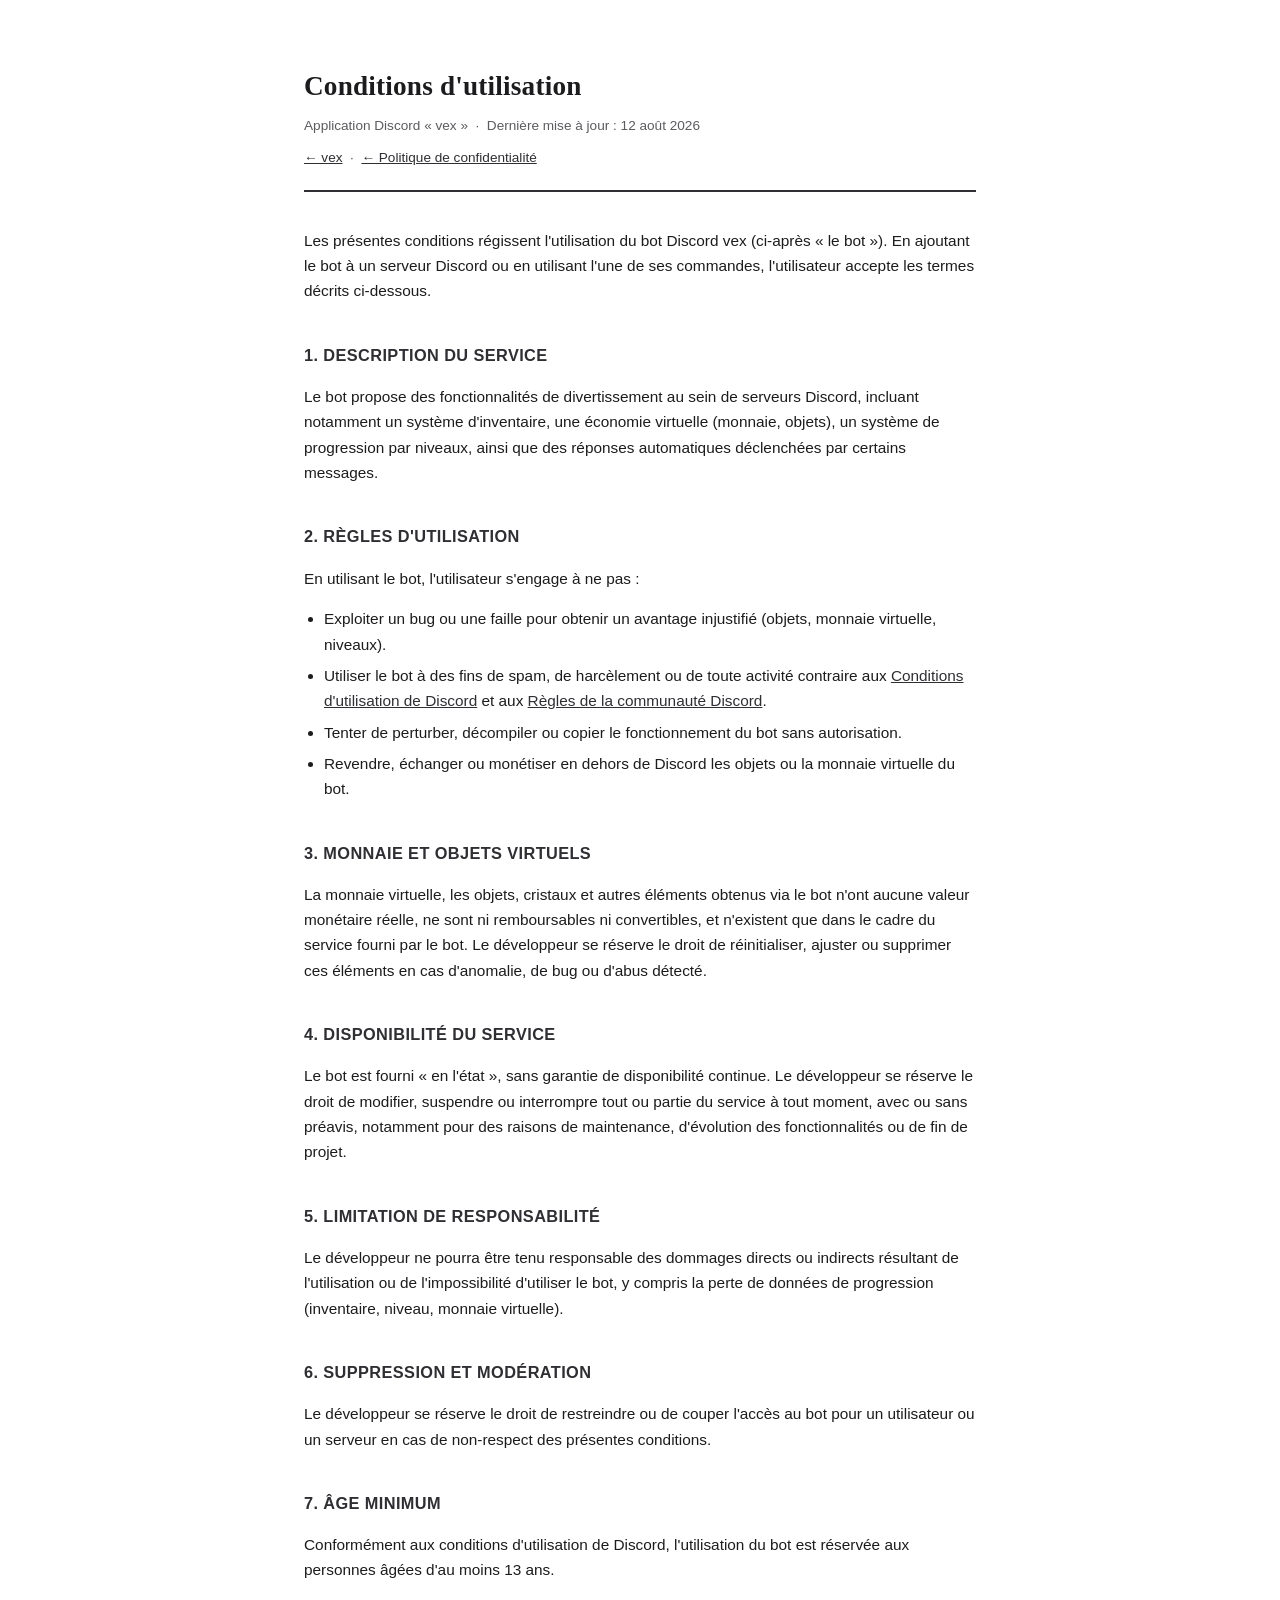
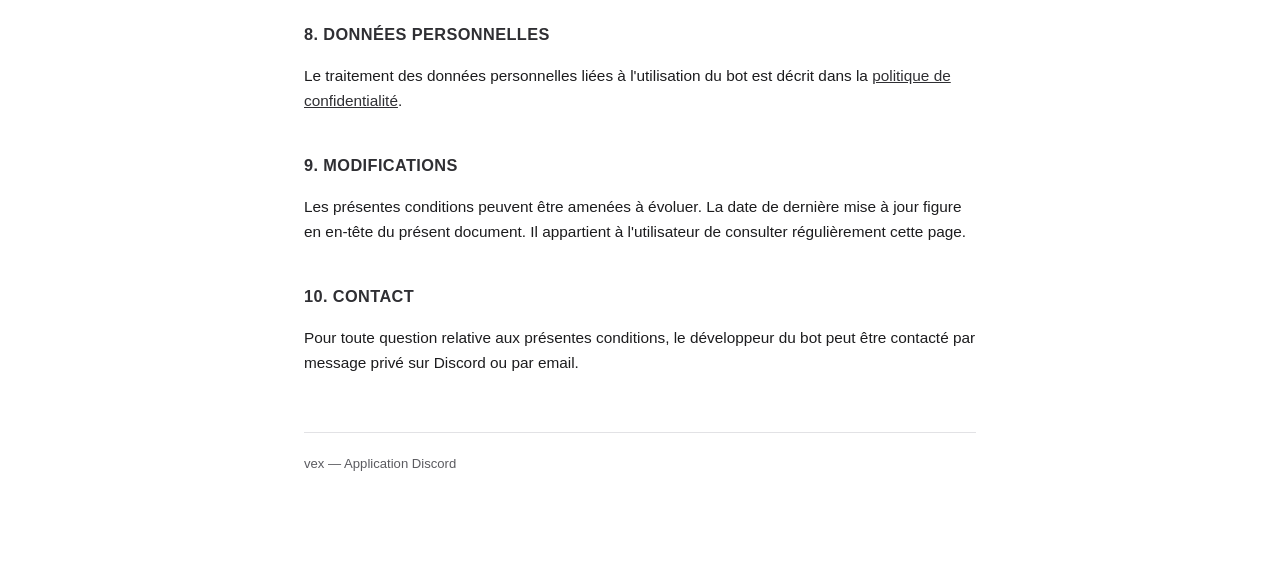
<file: vex/conditions/index.html>
<!DOCTYPE html>
<html lang="fr">
<head>
<meta charset="UTF-8">
<meta http-equiv="Content-Security-Policy" content="default-src 'none'; style-src 'self'; img-src 'self'; base-uri 'none'; form-action 'none'">
<meta name="referrer" content="strict-origin-when-cross-origin">
<meta name="viewport" content="width=device-width, initial-scale=1.0">
<title>Conditions d'utilisation — vex</title>
<meta name="description" content="Conditions d'utilisation de l'application Discord vex.">
<link rel="icon" href="/favicon.svg" type="image/svg+xml">
<link rel="stylesheet" href="/style.css">
</head>
<body class="legal">
<div class="wrap">
  <header>
    <h1>Conditions d'utilisation</h1>
    <div class="meta">Application Discord « vex » &nbsp;·&nbsp; Dernière mise à jour : 12 août 2026</div>
    <div class="meta"><a href="/vex/">← vex</a> &nbsp;·&nbsp; <a href="/vex/politique/">← Politique de confidentialité</a></div>
  </header>

  <p>Les présentes conditions régissent l'utilisation du bot Discord vex (ci-après « le bot »). En ajoutant le bot à un serveur Discord ou en utilisant l'une de ses commandes, l'utilisateur accepte les termes décrits ci-dessous.</p>

  <h2>1. Description du service</h2>
  <p>Le bot propose des fonctionnalités de divertissement au sein de serveurs Discord, incluant notamment un système d'inventaire, une économie virtuelle (monnaie, objets), un système de progression par niveaux, ainsi que des réponses automatiques déclenchées par certains messages.</p>

  <h2>2. Règles d'utilisation</h2>
  <p>En utilisant le bot, l'utilisateur s'engage à ne pas :</p>
  <ul>
    <li>Exploiter un bug ou une faille pour obtenir un avantage injustifié (objets, monnaie virtuelle, niveaux).</li>
    <li>Utiliser le bot à des fins de spam, de harcèlement ou de toute activité contraire aux <a href="https://discord.com/terms" target="_blank" rel="noopener noreferrer">Conditions d'utilisation de Discord</a> et aux <a href="https://discord.com/guidelines" target="_blank" rel="noopener noreferrer">Règles de la communauté Discord</a>.</li>
    <li>Tenter de perturber, décompiler ou copier le fonctionnement du bot sans autorisation.</li>
    <li>Revendre, échanger ou monétiser en dehors de Discord les objets ou la monnaie virtuelle du bot.</li>
  </ul>

  <h2>3. Monnaie et objets virtuels</h2>
  <p>La monnaie virtuelle, les objets, cristaux et autres éléments obtenus via le bot n'ont aucune valeur monétaire réelle, ne sont ni remboursables ni convertibles, et n'existent que dans le cadre du service fourni par le bot. Le développeur se réserve le droit de réinitialiser, ajuster ou supprimer ces éléments en cas d'anomalie, de bug ou d'abus détecté.</p>

  <h2>4. Disponibilité du service</h2>
  <p>Le bot est fourni « en l'état », sans garantie de disponibilité continue. Le développeur se réserve le droit de modifier, suspendre ou interrompre tout ou partie du service à tout moment, avec ou sans préavis, notamment pour des raisons de maintenance, d'évolution des fonctionnalités ou de fin de projet.</p>

  <h2>5. Limitation de responsabilité</h2>
  <p>Le développeur ne pourra être tenu responsable des dommages directs ou indirects résultant de l'utilisation ou de l'impossibilité d'utiliser le bot, y compris la perte de données de progression (inventaire, niveau, monnaie virtuelle).</p>

  <h2>6. Suppression et modération</h2>
  <p>Le développeur se réserve le droit de restreindre ou de couper l'accès au bot pour un utilisateur ou un serveur en cas de non-respect des présentes conditions.</p>

  <h2>7. Âge minimum</h2>
  <p>Conformément aux conditions d'utilisation de Discord, l'utilisation du bot est réservée aux personnes âgées d'au moins 13 ans.</p>

  <h2>8. Données personnelles</h2>
  <p>Le traitement des données personnelles liées à l'utilisation du bot est décrit dans la <a href="/vex/politique/">politique de confidentialité</a>.</p>

  <h2>9. Modifications</h2>
  <p>Les présentes conditions peuvent être amenées à évoluer. La date de dernière mise à jour figure en en-tête du présent document. Il appartient à l'utilisateur de consulter régulièrement cette page.</p>

  <h2>10. Contact</h2>
  <p>Pour toute question relative aux présentes conditions, le développeur du bot peut être contacté par message privé sur Discord ou par email.</p>

  <footer>
    vex — Application Discord
  </footer>
</div>
</body>
</html>
</file>
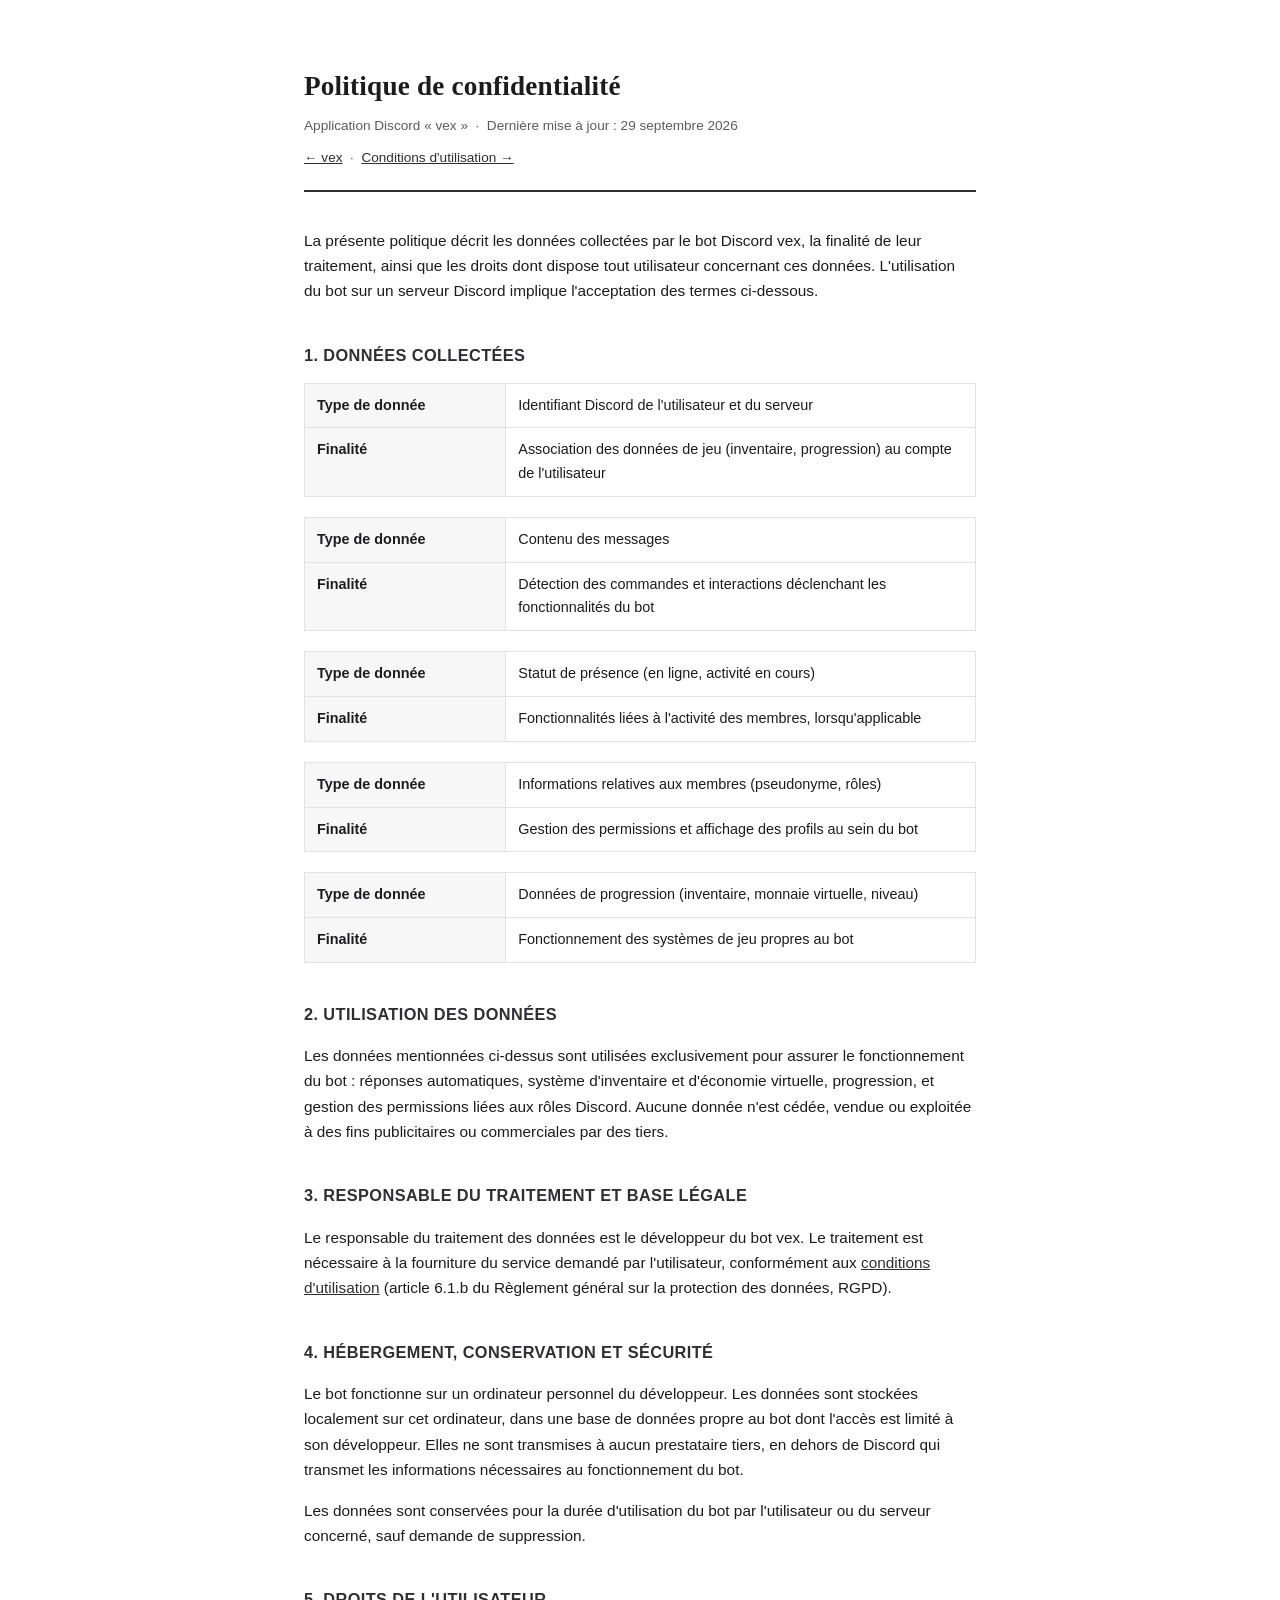
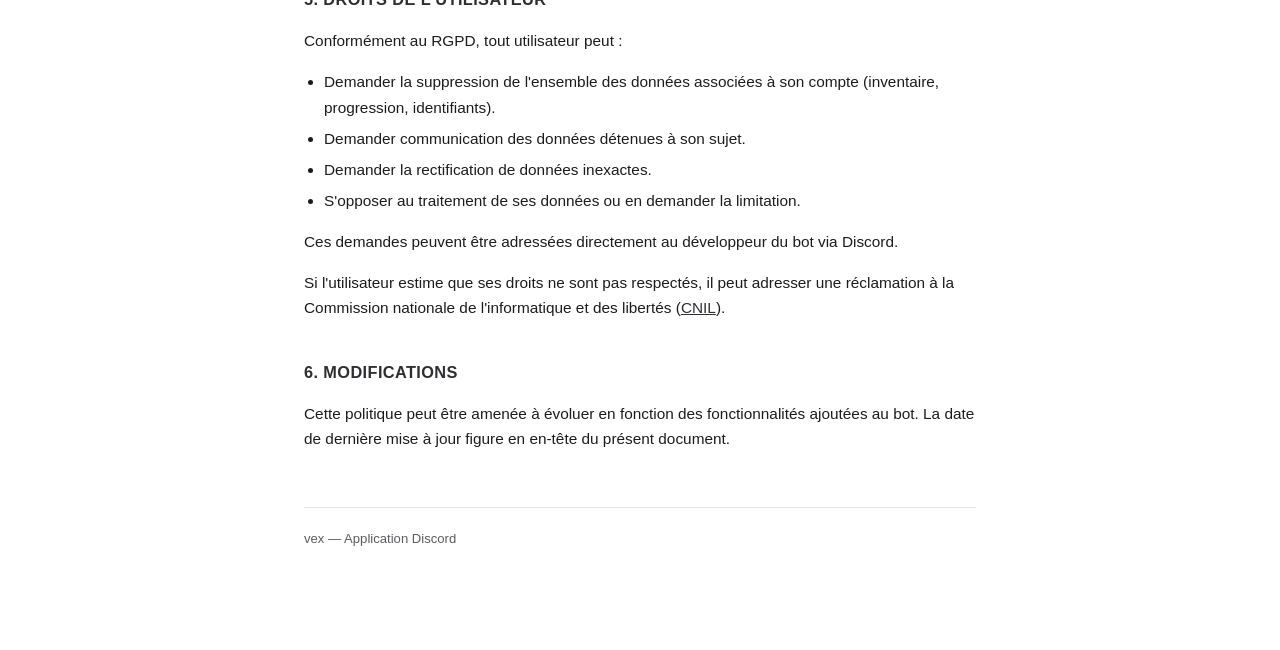
<file: vex/politique/index.html>
<!DOCTYPE html>
<html lang="fr">
<head>
<meta charset="UTF-8">
<meta http-equiv="Content-Security-Policy" content="default-src 'none'; style-src 'self'; img-src 'self'; base-uri 'none'; form-action 'none'">
<meta name="referrer" content="strict-origin-when-cross-origin">
<meta name="viewport" content="width=device-width, initial-scale=1.0">
<title>Politique de confidentialité — vex</title>
<meta name="description" content="Politique de confidentialité de l'application Discord vex.">
<link rel="icon" href="/favicon.svg" type="image/svg+xml">
<link rel="stylesheet" href="/style.css">
</head>
<body class="legal">
<div class="wrap">
  <header>
    <h1>Politique de confidentialité</h1>
    <div class="meta">Application Discord « vex » &nbsp;·&nbsp; Dernière mise à jour : 29 septembre 2026</div>
    <div class="meta"><a href="/vex/">← vex</a> &nbsp;·&nbsp; <a href="/vex/conditions/">Conditions d'utilisation →</a></div>
  </header>

  <p>La présente politique décrit les données collectées par le bot Discord vex, la finalité de leur traitement, ainsi que les droits dont dispose tout utilisateur concernant ces données. L'utilisation du bot sur un serveur Discord implique l'acceptation des termes ci-dessous.</p>

  <h2>1. Données collectées</h2>
  <table>
    <tr><th>Type de donnée</th><td>Identifiant Discord de l'utilisateur et du serveur</td></tr>
    <tr><th>Finalité</th><td>Association des données de jeu (inventaire, progression) au compte de l'utilisateur</td></tr>
  </table>
  <table>
    <tr><th>Type de donnée</th><td>Contenu des messages</td></tr>
    <tr><th>Finalité</th><td>Détection des commandes et interactions déclenchant les fonctionnalités du bot</td></tr>
  </table>
  <table>
    <tr><th>Type de donnée</th><td>Statut de présence (en ligne, activité en cours)</td></tr>
    <tr><th>Finalité</th><td>Fonctionnalités liées à l'activité des membres, lorsqu'applicable</td></tr>
  </table>
  <table>
    <tr><th>Type de donnée</th><td>Informations relatives aux membres (pseudonyme, rôles)</td></tr>
    <tr><th>Finalité</th><td>Gestion des permissions et affichage des profils au sein du bot</td></tr>
  </table>
  <table>
    <tr><th>Type de donnée</th><td>Données de progression (inventaire, monnaie virtuelle, niveau)</td></tr>
    <tr><th>Finalité</th><td>Fonctionnement des systèmes de jeu propres au bot</td></tr>
  </table>

  <h2>2. Utilisation des données</h2>
  <p>Les données mentionnées ci-dessus sont utilisées exclusivement pour assurer le fonctionnement du bot : réponses automatiques, système d'inventaire et d'économie virtuelle, progression, et gestion des permissions liées aux rôles Discord. Aucune donnée n'est cédée, vendue ou exploitée à des fins publicitaires ou commerciales par des tiers.</p>

  <h2>3. Responsable du traitement et base légale</h2>
  <p>Le responsable du traitement des données est le développeur du bot vex. Le traitement est nécessaire à la fourniture du service demandé par l'utilisateur, conformément aux <a href="/vex/conditions/">conditions d'utilisation</a> (article 6.1.b du Règlement général sur la protection des données, RGPD).</p>

  <h2>4. Hébergement, conservation et sécurité</h2>
  <p>Le bot fonctionne sur un ordinateur personnel du développeur. Les données sont stockées localement sur cet ordinateur, dans une base de données propre au bot dont l'accès est limité à son développeur. Elles ne sont transmises à aucun prestataire tiers, en dehors de Discord qui transmet les informations nécessaires au fonctionnement du bot.</p>
  <p>Les données sont conservées pour la durée d'utilisation du bot par l'utilisateur ou du serveur concerné, sauf demande de suppression.</p>

  <h2>5. Droits de l'utilisateur</h2>
  <p>Conformément au RGPD, tout utilisateur peut :</p>
  <ul>
    <li>Demander la suppression de l'ensemble des données associées à son compte (inventaire, progression, identifiants).</li>
    <li>Demander communication des données détenues à son sujet.</li>
    <li>Demander la rectification de données inexactes.</li>
    <li>S'opposer au traitement de ses données ou en demander la limitation.</li>
  </ul>
  <p>Ces demandes peuvent être adressées directement au développeur du bot via Discord.</p>
  <p>Si l'utilisateur estime que ses droits ne sont pas respectés, il peut adresser une réclamation à la Commission nationale de l'informatique et des libertés (<a href="https://www.cnil.fr/fr/plaintes" target="_blank" rel="noopener noreferrer">CNIL</a>).</p>

  <h2>6. Modifications</h2>
  <p>Cette politique peut être amenée à évoluer en fonction des fonctionnalités ajoutées au bot. La date de dernière mise à jour figure en en-tête du présent document.</p>

  <footer>
    vex — Application Discord
  </footer>
</div>
</body>
</html>
</file>
<file: style.css>
/* Styles communs à toutes les pages du site */

:root {
  --bg: #ffffff;
  --text: #1c1c1e;
  --muted: #5b5b60;
  --border: #e2e2e5;
  --accent: #2f2f33;
  --th-bg: #f7f7f8;
  --sans: -apple-system, BlinkMacSystemFont, "Segoe UI", Helvetica, Arial, sans-serif;
}

/* Mode sombre automatique si l'appareil est en mode sombre */
@media (prefers-color-scheme: dark) {
  :root {
    --bg: #161618;
    --text: #ececef;
    --muted: #a0a0a8;
    --border: #2e2e33;
    --accent: #d8d8dc;
    --th-bg: #202024;
  }
}

* { box-sizing: border-box; }

body {
  margin: 0;
  font-family: Georgia, "Times New Roman", serif;
  background: var(--bg);
  color: var(--text);
  line-height: 1.65;
}

.wrap {
  max-width: 640px;
  margin: 0 auto;
  padding: 80px 24px;
}

h1 {
  font-size: 1.7rem;
  font-weight: 600;
  margin: 0 0 8px;
}

.sub {
  font-family: var(--sans);
  color: var(--muted);
  font-size: 0.9rem;
  margin-bottom: 48px;
}

/* Liste de liens (accueil, page vex) */
.links {
  list-style: none;
  padding: 0;
  margin: 0;
}
.links li { border-top: 1px solid var(--border); }
.links li:last-child { border-bottom: 1px solid var(--border); }
.links a {
  display: block;
  padding: 18px 4px;
  font-family: var(--sans);
  font-size: 1rem;
  color: var(--text);
  text-decoration: none;
}
.links a:hover { color: var(--accent); text-decoration: underline; }

/* Présentation d'un projet (page vex) */
.features {
  list-style: none;
  padding: 0;
  margin: 0 0 56px;
  display: grid;
  grid-template-columns: repeat(auto-fit, minmax(240px, 1fr));
  gap: 12px;
}
.features li {
  border: 1px solid var(--border);
  border-radius: 8px;
  padding: 16px 18px;
  font-family: var(--sans);
}
.features strong {
  display: block;
  font-size: 1rem;
  margin-bottom: 4px;
}
.features span {
  color: var(--muted);
  font-size: 0.9rem;
}

.section {
  font-family: var(--sans);
  font-size: 0.8rem;
  font-weight: 700;
  text-transform: uppercase;
  letter-spacing: 0.6px;
  color: var(--muted);
  margin: 0 0 12px;
}

.back {
  display: inline-block;
  margin-top: 40px;
  font-family: var(--sans);
  font-size: 0.85rem;
  color: var(--muted);
  text-decoration: none;
}
.back:hover { color: var(--accent); }

/* Pages légales (politique, conditions) */
.legal .wrap {
  max-width: 720px;
  padding: 64px 24px 100px;
}
.legal header {
  border-bottom: 2px solid var(--accent);
  padding-bottom: 20px;
  margin-bottom: 36px;
}
.legal h1 {
  margin-bottom: 6px;
  letter-spacing: 0.2px;
}
.meta {
  font-family: var(--sans);
  color: var(--muted);
  font-size: 0.85rem;
}
.meta + .meta { margin-top: 10px; }
.legal h2 {
  font-family: var(--sans);
  font-size: 1.02rem;
  font-weight: 700;
  text-transform: uppercase;
  letter-spacing: 0.4px;
  margin-top: 38px;
  margin-bottom: 12px;
  color: var(--accent);
}
.legal p, .legal li {
  font-family: var(--sans);
  font-size: 0.96rem;
}
.legal ul { padding-left: 20px; margin: 10px 0; }
.legal li { margin-bottom: 6px; }
.legal table {
  width: 100%;
  border-collapse: collapse;
  margin: 14px 0 20px;
  font-family: var(--sans);
  font-size: 0.9rem;
}
.legal th, .legal td {
  text-align: left;
  padding: 10px 12px;
  border: 1px solid var(--border);
  vertical-align: top;
}
.legal th {
  background: var(--th-bg);
  font-weight: 700;
  width: 30%;
}
.legal a { color: var(--accent); text-decoration: underline; }
.legal footer {
  margin-top: 56px;
  padding-top: 20px;
  border-top: 1px solid var(--border);
  font-family: var(--sans);
  font-size: 0.82rem;
  color: var(--muted);
}
</file>
